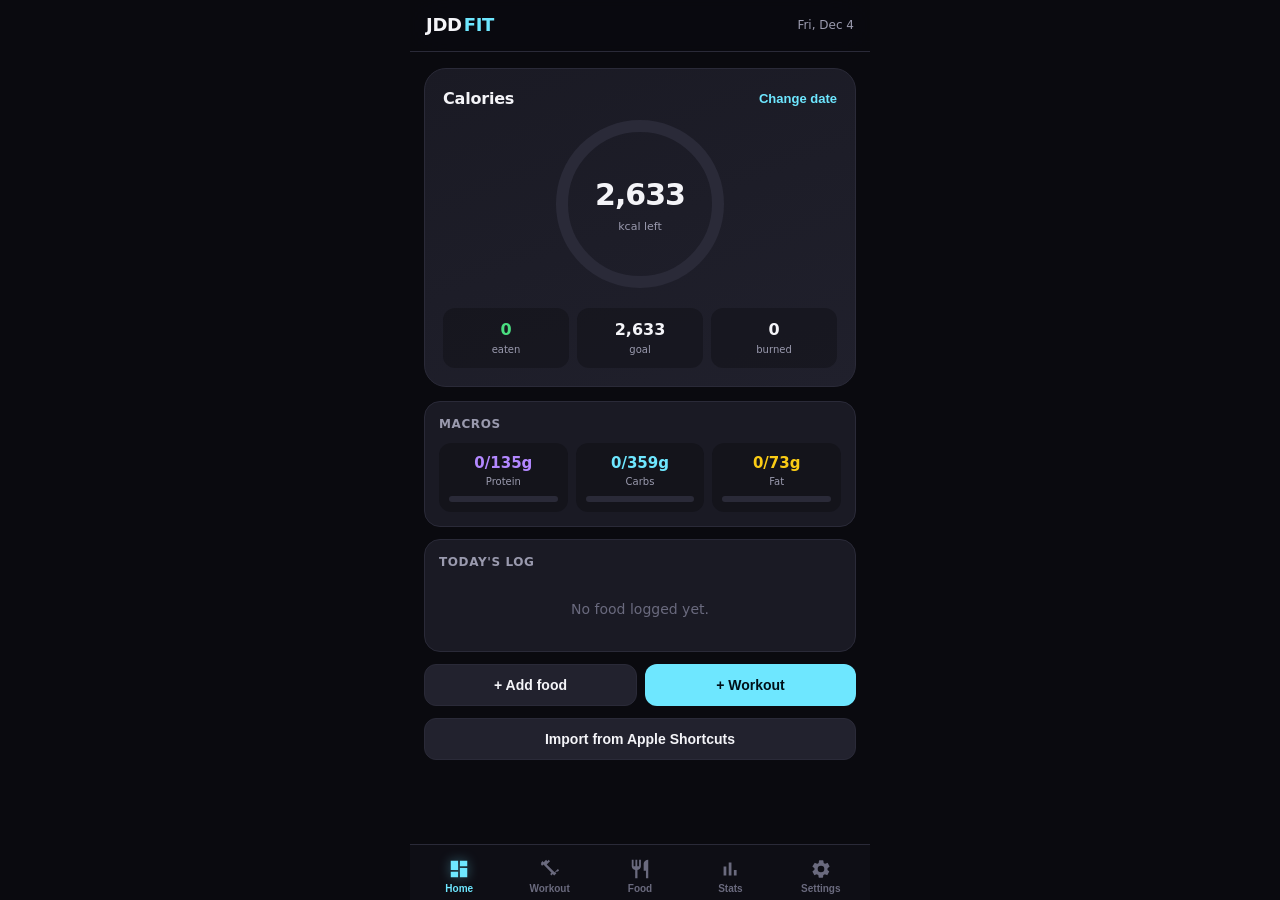
<file: subfolder/index.html>
<!DOCTYPE html>
<html lang="en">
<head>
  <meta charset="UTF-8">
  <meta name="viewport" content="width=device-width, initial-scale=1, viewport-fit=cover, maximum-scale=1, user-scalable=no">
  <meta name="apple-mobile-web-app-capable" content="yes">
  <meta name="apple-mobile-web-app-status-bar-style" content="black-translucent">
  <meta name="apple-mobile-web-app-title" content="JDD Fit">
  <meta name="theme-color" content="#0a0a0f">
  <meta name="description" content="JDD Fitness — workouts, food, calories, and Apple Health sync">
  <link rel="manifest" href="manifest.webmanifest">
  <link rel="apple-touch-icon" href="assets/icon-192.png">
  <link rel="icon" href="assets/icon-192.png">
  <link rel="stylesheet" href="css/styles.css">
  <title>JDD Fitness</title>
</head>
<body>
  <div id="app">
    <header class="app-header" id="appHeader">
      <div class="header-left">
        <span class="brand">JDD<span class="brand-accent">FIT</span></span>
      </div>
      <div class="header-right" id="dateLabel"></div>
    </header>

    <main id="view"></main>

    <nav class="tabbar" id="tabbar">
      <button class="tab" data-route="dashboard">
        <svg viewBox="0 0 24 24" width="22" height="22"><path d="M3 13h8V3H3v10zm0 8h8v-6H3v6zm10 0h8V11h-8v10zm0-18v6h8V3h-8z" fill="currentColor"/></svg>
        <span>Home</span>
      </button>
      <button class="tab" data-route="workout">
        <svg viewBox="0 0 24 24" width="22" height="22"><path d="M20.57 14.86 22 13.43 20.57 12 17 15.57 8.43 7 12 3.43 10.57 2 9.14 3.43 7.71 2 5.14 4.57 3.71 3.14 2 5.71l.71.71L2 7.14 3.43 8.57l1.43-1.43L13.57 16l-1.43 1.43L13.57 19l1.43-1.43L16.57 19 19 16.57l-1.43-1.43z" fill="currentColor"/></svg>
        <span>Workout</span>
      </button>
      <button class="tab" data-route="food">
        <svg viewBox="0 0 24 24" width="22" height="22"><path d="M11 9H9V2H7v7H5V2H3v7c0 2.12 1.66 3.84 3.75 3.97V22h2.5v-9.03C11.34 12.84 13 11.12 13 9V2h-2v7zm5-3v8h2.5v8H21V2c-2.76 0-5 2.24-5 4z" fill="currentColor"/></svg>
        <span>Food</span>
      </button>
      <button class="tab" data-route="stats">
        <svg viewBox="0 0 24 24" width="22" height="22"><path d="M5 9.2h3V19H5zM10.6 5h3v14h-3zM16.2 13h3v6h-3z" fill="currentColor"/></svg>
        <span>Stats</span>
      </button>
      <button class="tab" data-route="settings">
        <svg viewBox="0 0 24 24" width="22" height="22"><path d="M19.14 12.94c.04-.3.06-.61.06-.94 0-.32-.02-.64-.07-.94l2.03-1.58a.49.49 0 0 0 .12-.61l-1.92-3.32a.488.488 0 0 0-.59-.22l-2.26.91c-.48-.36-1-.67-1.56-.91l-.34-2.4a.488.488 0 0 0-.48-.41h-3.84a.488.488 0 0 0-.48.41l-.34 2.4c-.56.24-1.08.55-1.56.91l-2.26-.91a.488.488 0 0 0-.59.22L2.74 8.87a.49.49 0 0 0 .12.61l2.03 1.58c-.05.3-.07.62-.07.94 0 .32.02.64.07.94l-2.03 1.58a.49.49 0 0 0-.12.61l1.92 3.32c.13.22.37.29.59.22l2.26-.91c.48.36 1 .67 1.56.91l.34 2.4c.05.24.24.41.48.41h3.84c.24 0 .43-.17.48-.41l.34-2.4c.56-.24 1.08-.55 1.56-.91l2.26.91c.22.08.46.01.59-.22l1.92-3.32a.49.49 0 0 0-.12-.61l-2.03-1.58zM12 15.6A3.6 3.6 0 0 1 8.4 12 3.6 3.6 0 0 1 12 8.4a3.6 3.6 0 0 1 3.6 3.6 3.6 3.6 0 0 1-3.6 3.6z" fill="currentColor"/></svg>
        <span>Settings</span>
      </button>
    </nav>
  </div>

  <script src="js/foods.js"></script>
  <script src="js/exercises.js"></script>
  <script src="js/store.js"></script>
  <script src="js/calories.js"></script>
  <script src="js/app.js"></script>
  <script>
    if ("serviceWorker" in navigator) {
      window.addEventListener("load", () => navigator.serviceWorker.register("sw.js").catch(() => {}));
    }
  </script>
</body>
</html>
</file>
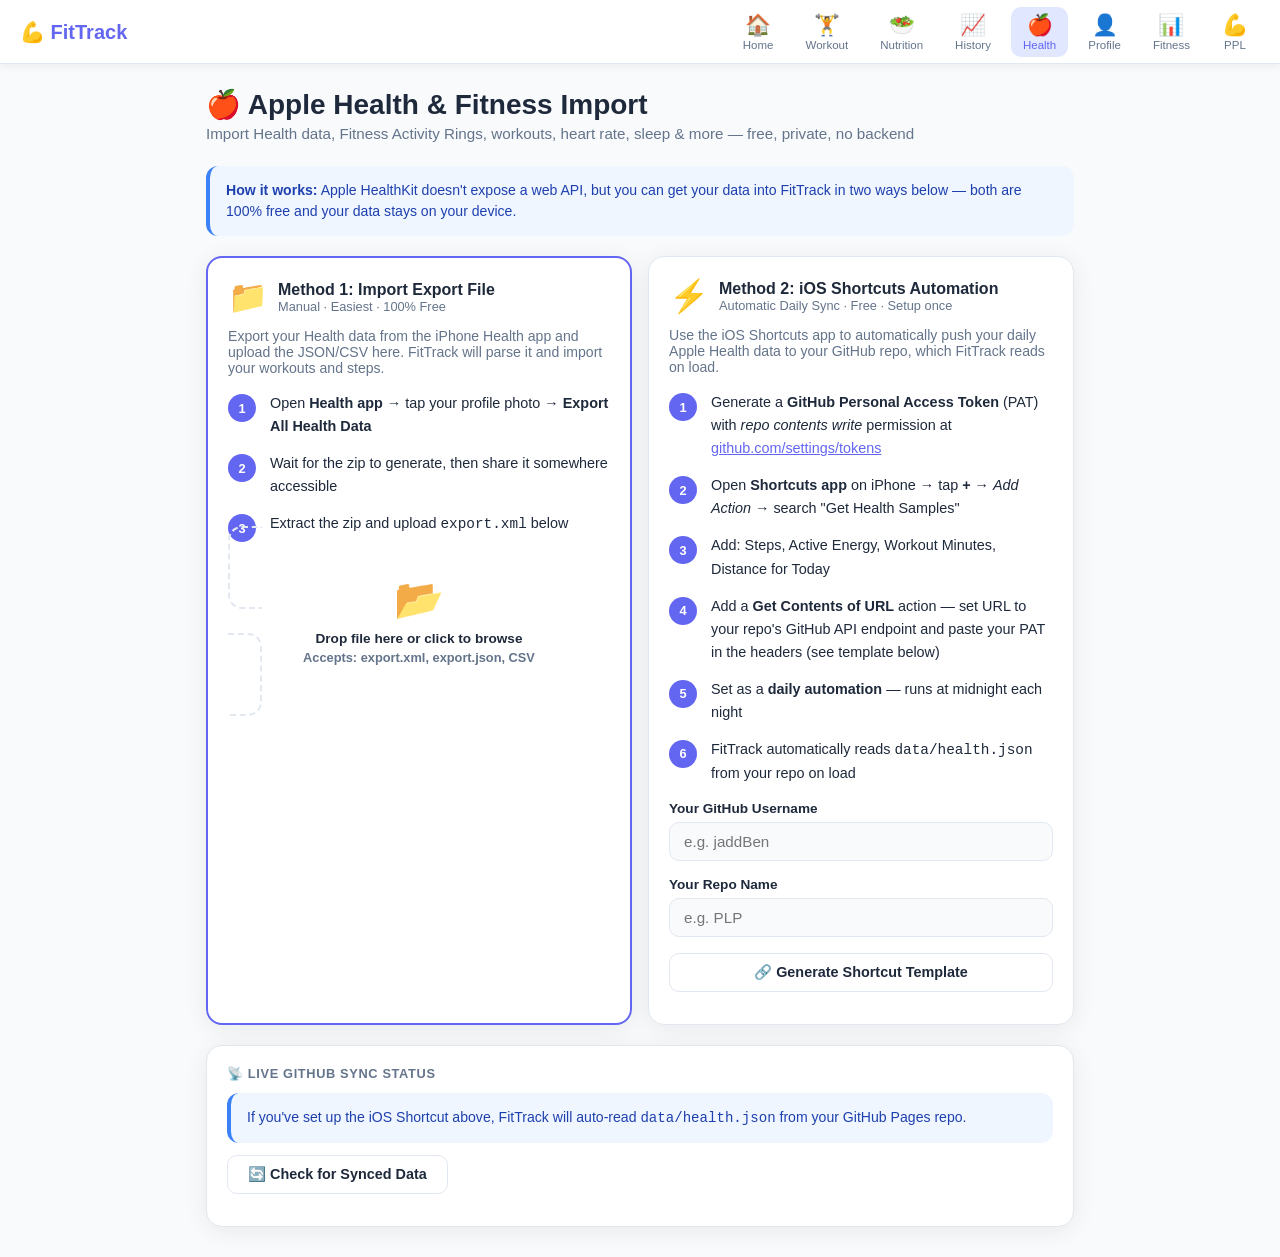
<file: apple-health.html>
<!DOCTYPE html>
<html lang="en">
<head>
  <meta charset="UTF-8"/>
  <meta name="viewport" content="width=device-width,initial-scale=1"/>
  <title>FitTrack — Apple Health</title>
  <link rel="icon" href="data:image/svg+xml,<svg xmlns='http://www.w3.org/2000/svg' viewBox='0 0 100 100'><text y='.9em' font-size='90'>💪</text></svg>"/>
  <link rel="stylesheet" href="css/app.css"/>
</head>
<body>

<nav class="top-nav">
  <a href="index.html" class="nav-brand">💪 FitTrack</a>
  <a href="index.html"        class="nav-link"><span class="icon">🏠</span><span class="label">Home</span></a>
  <a href="workouts.html"     class="nav-link"><span class="icon">🏋️</span><span class="label">Workout</span></a>
  <a href="nutrition.html"    class="nav-link"><span class="icon">🥗</span><span class="label">Nutrition</span></a>
  <a href="history.html"      class="nav-link"><span class="icon">📈</span><span class="label">History</span></a>
  <a href="apple-health.html" class="nav-link active"><span class="icon">🍎</span><span class="label">Health</span></a>
  <a href="profile.html"      class="nav-link"><span class="icon">👤</span><span class="label">Profile</span></a>
  <a href="fitness.html"      class="nav-link"><span class="icon">📊</span><span class="label">Fitness</span></a>
  <a href="PLP.html"          class="nav-link"><span class="icon">💪</span><span class="label">PPL</span></a>
</nav>

<main>
  <h1>🍎 Apple Health &amp; Fitness Import</h1>
  <p class="subtitle">Import Health data, Fitness Activity Rings, workouts, heart rate, sleep &amp; more — free, private, no backend</p>

  <div class="alert alert-info" style="margin-bottom:20px">
    <strong>How it works:</strong> Apple HealthKit doesn't expose a web API, but you can get your data into FitTrack in two ways below — both are 100% free and your data stays on your device.
  </div>

  <!-- Method Cards -->
  <div class="grid-2" style="margin-bottom:20px">
    <div class="card" style="border:2px solid var(--primary)">
      <div style="display:flex;align-items:center;gap:10px;margin-bottom:12px">
        <span style="font-size:2rem">📁</span>
        <div>
          <div class="section-title">Method 1: Import Export File</div>
          <div style="font-size:.8rem;color:var(--text-muted)">Manual · Easiest · 100% Free</div>
        </div>
      </div>
      <p style="font-size:.88rem;color:var(--text-muted);margin-bottom:16px">
        Export your Health data from the iPhone Health app and upload the JSON/CSV here. FitTrack will parse it and import your workouts and steps.
      </p>
      <ul class="steps-list" style="margin-bottom:16px">
        <li><p>Open <strong>Health app</strong> → tap your profile photo → <strong>Export All Health Data</strong></p></li>
        <li><p>Wait for the zip to generate, then share it somewhere accessible</p></li>
        <li><p>Extract the zip and upload <code>export.xml</code> below</p></li>
      </ul>

      <label class="upload-zone" id="upload-zone" for="health-file-input">
        <div class="upload-icon">📂</div>
        <div style="font-weight:700;margin-bottom:4px">Drop file here or click to browse</div>
        <div style="font-size:.8rem;color:var(--text-muted)">Accepts: export.xml, export.json, CSV</div>
      </label>
      <input type="file" id="health-file-input" accept=".xml,.json,.csv" style="display:none"/>

      <div id="import-status" style="margin-top:12px"></div>
      <div id="import-preview" style="margin-top:12px"></div>
      <button class="btn btn-primary btn-block" id="confirm-import-btn" style="display:none;margin-top:12px">✅ Import to FitTrack</button>
    </div>

    <div class="card">
      <div style="display:flex;align-items:center;gap:10px;margin-bottom:12px">
        <span style="font-size:2rem">⚡</span>
        <div>
          <div class="section-title">Method 2: iOS Shortcuts Automation</div>
          <div style="font-size:.8rem;color:var(--text-muted)">Automatic Daily Sync · Free · Setup once</div>
        </div>
      </div>
      <p style="font-size:.88rem;color:var(--text-muted);margin-bottom:16px">
        Use the iOS Shortcuts app to automatically push your daily Apple Health data to your GitHub repo, which FitTrack reads on load.
      </p>
      <ul class="steps-list" style="margin-bottom:16px">
        <li><p>Generate a <strong>GitHub Personal Access Token</strong> (PAT) with <em>repo contents write</em> permission at <a href="https://github.com/settings/tokens" target="_blank" style="color:var(--primary)">github.com/settings/tokens</a></p></li>
        <li><p>Open <strong>Shortcuts app</strong> on iPhone → tap <strong>+</strong> → <em>Add Action</em> → search "Get Health Samples"</p></li>
        <li><p>Add: Steps, Active Energy, Workout Minutes, Distance for Today</p></li>
        <li><p>Add a <strong>Get Contents of URL</strong> action — set URL to your repo's GitHub API endpoint and paste your PAT in the headers (see template below)</p></li>
        <li><p>Set as a <strong>daily automation</strong> — runs at midnight each night</p></li>
        <li><p>FitTrack automatically reads <code>data/health.json</code> from your repo on load</p></li>
      </ul>

      <!-- PAT setup -->
      <div class="form-group">
        <label>Your GitHub Username</label>
        <input type="text" id="gh-user" placeholder="e.g. jaddBen"/>
      </div>
      <div class="form-group">
        <label>Your Repo Name</label>
        <input type="text" id="gh-repo" placeholder="e.g. PLP"/>
      </div>
      <button class="btn btn-outline btn-block" id="gen-shortcut-btn">🔗 Generate Shortcut Template</button>
      <div id="shortcut-output" style="margin-top:12px"></div>
    </div>
  </div>

  <!-- Synced Health Data View -->
  <div class="card" id="health-data-card" style="display:none;margin-bottom:16px">
    <div class="card-title">📊 Loaded Health Data</div>
    <div id="health-data-view"></div>
  </div>

  <!-- data/health.json auto-reader -->
  <div class="card">
    <div class="card-title">📡 Live GitHub Sync Status</div>
    <div class="alert alert-info" style="margin-bottom:12px">
      If you've set up the iOS Shortcut above, FitTrack will auto-read <code>data/health.json</code> from your GitHub Pages repo.
    </div>
    <div id="gh-sync-status">
      <button class="btn btn-outline" id="check-sync-btn">🔄 Check for Synced Data</button>
    </div>
    <div id="gh-sync-result" style="margin-top:12px"></div>
  </div>
</main>

<div class="toast" id="toast"></div>

<script src="js/storage.js"></script>
<script src="js/calories.js"></script>
<script src="js/app.js"></script>
<script>
(function() {
  let parsedData = null;

  // ── File Upload ──────────────────────────────────────────
  const zone = document.getElementById('upload-zone');
  const input = document.getElementById('health-file-input');

  zone.addEventListener('dragover', e => { e.preventDefault(); zone.classList.add('drag'); });
  zone.addEventListener('dragleave', () => zone.classList.remove('drag'));
  zone.addEventListener('drop', e => {
    e.preventDefault(); zone.classList.remove('drag');
    const f = e.dataTransfer.files[0];
    if (f) handleFile(f);
  });
  input.addEventListener('change', e => { if (e.target.files[0]) handleFile(e.target.files[0]); });

  function handleFile(file) {
    const status = document.getElementById('import-status');
    status.innerHTML = `<div class="alert alert-info">⏳ Reading <strong>${file.name}</strong> (${(file.size/1024/1024).toFixed(1)} MB)…</div>`;
    const reader = new FileReader();
    reader.onload = e => {
      try {
        const text = e.target.result;
        if (file.name.endsWith('.json')) {
          parsedData = JSON.parse(text);
          showPreview(parsedData);
        } else if (file.name.endsWith('.xml')) {
          parsedData = parseAppleHealthXML(text);
          showPreview(parsedData);
        } else if (file.name.endsWith('.csv')) {
          parsedData = parseCSV(text);
          showPreview(parsedData);
        } else {
          status.innerHTML = '<div class="alert alert-warning">⚠️ Unsupported file type. Use export.xml, export.json, or CSV.</div>';
        }
      } catch(err) {
        status.innerHTML = `<div class="alert alert-warning">⚠️ Could not parse file: ${err.message}</div>`;
      }
    };
    reader.readAsText(file);
  }

  function parseAppleHealthXML(xml) {
    const parser = new DOMParser();
    const doc = parser.parseFromString(xml, 'text/xml');
    const records = [...doc.querySelectorAll('Record')];
    const workouts = [...doc.querySelectorAll('Workout')];

    const stepsByDate = {};
    const energyByDate = {};
    const distByDate = {};

    records.forEach(r => {
      const type  = r.getAttribute('type') || '';
      const date  = (r.getAttribute('startDate') || '').slice(0, 10);
      const value = parseFloat(r.getAttribute('value') || 0);
      if (type.includes('StepCount'))      stepsByDate[date]  = (stepsByDate[date]  || 0) + value;
      if (type.includes('ActiveEnergy'))   energyByDate[date] = (energyByDate[date] || 0) + value;
      if (type.includes('DistanceWalking'))distByDate[date]   = (distByDate[date]   || 0) + value / 1000; // m→km
    });

    const parsedWorkouts = workouts.map(w => ({
      date:         (w.getAttribute('startDate') || '').slice(0, 10),
      type:         w.getAttribute('workoutActivityType')?.replace('HKWorkoutActivityType','') || 'Unknown',
      durationMin:  Math.round(parseFloat(w.getAttribute('duration') || 0)),
      kcal:         Math.round(parseFloat(w.getAttribute('totalEnergyBurned') || 0)),
      distanceKm:   parseFloat(w.getAttribute('totalDistance') || 0) / 1000,
    }));

    return { type: 'apple_health_xml', stepsByDate, energyByDate, distByDate, workouts: parsedWorkouts };
  }

  function parseCSV(csv) {
    const lines = csv.trim().split('\n');
    const headers = lines[0].split(',').map(h => h.trim().toLowerCase().replace(/"/g,''));
    const rows = lines.slice(1).map(l => {
      const vals = l.split(',').map(v => v.trim().replace(/"/g,''));
      const obj = {};
      headers.forEach((h, i) => obj[h] = vals[i]);
      return obj;
    });
    return { type: 'csv', rows };
  }

  function showPreview(data) {
    const status = document.getElementById('import-status');
    const preview = document.getElementById('import-preview');
    if (data.type === 'apple_health_xml') {
      const wCount = data.workouts.length;
      const dCount = Object.keys(data.stepsByDate).length;
      status.innerHTML = `<div class="alert alert-success">✅ Parsed successfully!</div>`;
      preview.innerHTML = `
        <div class="grid-3">
          <div class="stat-tile"><div class="stat-label">🏋️ Workouts</div><div class="stat-value">${wCount}</div></div>
          <div class="stat-tile"><div class="stat-label">📅 Days with Steps</div><div class="stat-value">${dCount}</div></div>
          <div class="stat-tile"><div class="stat-label">⚡ Total kcal</div><div class="stat-value">${Object.values(data.energyByDate).reduce((s,v)=>s+v,0).toFixed(0)}</div></div>
        </div>
        <div style="margin-top:12px;font-size:.85rem;color:var(--text-muted)">
          Preview of last 5 workouts:<br>
          ${data.workouts.slice(-5).reverse().map(w =>
            `<strong>${w.date}</strong>: ${w.type} — ${w.durationMin} min, ${w.kcal} kcal`
          ).join('<br>')}
        </div>`;
      document.getElementById('confirm-import-btn').style.display = 'block';
    } else if (data.type === 'csv') {
      status.innerHTML = `<div class="alert alert-success">✅ CSV parsed — ${data.rows.length} rows</div>`;
      preview.innerHTML = `<div class="alert alert-info">CSV import: check your column names match (date, calories, steps, distance). Click Import to process.</div>`;
      document.getElementById('confirm-import-btn').style.display = 'block';
    } else {
      status.innerHTML = `<div class="alert alert-warning">Unknown format — try export.xml from Health app</div>`;
    }
  }

  document.getElementById('confirm-import-btn').addEventListener('click', () => {
    if (!parsedData) return;
    if (parsedData.type === 'apple_health_xml') {
      let added = 0;
      parsedData.workouts.forEach(w => {
        if (!w.date || !w.kcal) return;
        const existing = Storage.getArray('workouts');
        const dupe = existing.find(x => x.date === w.date && x.caloriesBurned === w.kcal && x.source === 'apple_health');
        if (dupe) return;
        Storage.appendToArray('workouts', {
          id: App.uuid(),
          type: 'activity',
          activity: w.type.toLowerCase().includes('run') ? 'running' : w.type.toLowerCase().includes('walk') ? 'walking' : 'custom',
          activityLabel: w.type,
          duration: w.durationMin,
          distanceKm: w.distanceKm || 0,
          caloriesBurned: w.kcal,
          date: w.date,
          source: 'apple_health',
          createdAt: new Date().toISOString(),
        });
        added++;
      });
      App.showToast(`✅ Imported ${added} workouts from Apple Health`);
      document.getElementById('health-data-card').style.display = 'block';
      Storage.set('apple_health_cache', parsedData);
      renderHealthData();
    }
  });

  function renderHealthData() {
    const data = Storage.get('apple_health_cache');
    if (!data) return;
    document.getElementById('health-data-card').style.display = 'block';
    if (data.type === 'apple_health_xml') {
      const totalSteps = Object.values(data.stepsByDate).reduce((s,v)=>s+v,0);
      const totalDist  = Object.values(data.distByDate).reduce((s,v)=>s+v,0);
      document.getElementById('health-data-view').innerHTML = `
        <div class="grid-3">
          <div class="stat-tile"><div class="stat-label">👟 Total Steps</div><div class="stat-value">${Math.round(totalSteps).toLocaleString()}</div></div>
          <div class="stat-tile"><div class="stat-label">🏃 Distance</div><div class="stat-value">${totalDist.toFixed(1)} km</div></div>
          <div class="stat-tile"><div class="stat-label">🏋️ Workouts</div><div class="stat-value">${data.workouts.length}</div></div>
        </div>`;
    }
  }

  // ── Shortcut Generator ───────────────────────────────────
  document.getElementById('gen-shortcut-btn').addEventListener('click', () => {
    const user = document.getElementById('gh-user').value.trim();
    const repo = document.getElementById('gh-repo').value.trim();
    if (!user || !repo) { App.showToast('Enter your GitHub username and repo name', 'error'); return; }
    const apiUrl = `https://api.github.com/repos/${user}/${repo}/contents/data/health.json`;
    document.getElementById('shortcut-output').innerHTML = `
      <div class="card" style="font-size:.85rem">
        <div class="card-title">📋 iOS Shortcut Setup</div>
        <p style="margin-bottom:12px">Create a new Shortcut on your iPhone with these steps:</p>
        <ul class="steps-list">
          <li><p><strong>Get Health Samples:</strong> Type = Steps, Date Range = Today</p></li>
          <li><p><strong>Get Health Samples:</strong> Type = Active Energy Burned, Date Range = Today</p></li>
          <li><p><strong>Get Health Samples:</strong> Type = Walking + Running Distance, Date Range = Today</p></li>
          <li><p><strong>Get Health Samples:</strong> Type = Exercise Minutes, Date Range = Today</p></li>
          <li><p><strong>Text action:</strong> Build JSON manually or use Dictionary action with keys: <code>date, steps, activeEnergy, distance, exerciseMinutes</code></p></li>
          <li><p><strong>Get Contents of URL:</strong><br>
            URL: <code style="word-break:break-all">${apiUrl}</code><br>
            Method: <code>PUT</code><br>
            Headers: <code>Authorization: Bearer YOUR_PAT_HERE</code> and <code>Content-Type: application/json</code><br>
            Body: JSON with <code>message</code>, <code>content</code> (base64 of your JSON), <code>sha</code> (from GET first)
          </p></li>
          <li><p>Set the Shortcut as a <strong>Personal Automation</strong> → Time of Day → Every night at 11:55 PM</p></li>
        </ul>
        <div class="alert alert-warning" style="margin-top:12px">
          ⚠️ Never share your GitHub PAT. Set it to expire and use minimal scope (only <em>Contents: Read & Write</em> for this repo).
        </div>
        <p style="margin-top:8px;color:var(--text-muted)">API endpoint: <code style="word-break:break-all">${apiUrl}</code></p>
      </div>`;
  });

  // ── Auto-read health.json from same origin ────────────────
  document.getElementById('check-sync-btn').addEventListener('click', async () => {
    const el = document.getElementById('gh-sync-result');
    el.innerHTML = '<p style="color:var(--text-muted)">⏳ Checking for health.json…</p>';
    try {
      const res = await fetch('./data/health.json?t=' + Date.now());
      if (!res.ok) throw new Error('Not found');
      const data = await res.json();
      Storage.set('health_json_sync', data);
      el.innerHTML = `<div class="alert alert-success">✅ Found synced health data!<br>
        <strong>Date:</strong> ${data.date || 'unknown'}<br>
        <strong>Steps:</strong> ${data.steps || 'N/A'}<br>
        <strong>Active Energy:</strong> ${data.activeEnergy || 'N/A'} kcal<br>
        <strong>Distance:</strong> ${data.distance || 'N/A'} km<br>
        <strong>Exercise:</strong> ${data.exerciseMinutes || 'N/A'} min
      </div>`;
      // Auto-add to workout log if energy > 0
      if (data.activeEnergy && data.date) {
        const existing = Storage.getArray('workouts').find(w => w.date === data.date && w.source === 'health_json');
        if (!existing) {
          Storage.appendToArray('workouts', {
            id: App.uuid(), type: 'activity', activity: 'custom',
            activityLabel: '🍎 Apple Health (auto-sync)',
            duration: data.exerciseMinutes || 0,
            distanceKm: parseFloat(data.distance) || 0,
            caloriesBurned: Math.round(parseFloat(data.activeEnergy) || 0),
            date: data.date, source: 'health_json', createdAt: new Date().toISOString(),
          });
          el.innerHTML += `<div class="alert alert-info" style="margin-top:8px">✅ Auto-imported today's Apple Health workout</div>`;
        }
      }
    } catch {
      el.innerHTML = `<div class="alert alert-warning">
        📭 No <code>data/health.json</code> found yet.<br>
        Set up the iOS Shortcut above to push your data daily.
      </div>`;
    }
  });

  // Show cached health data if exists
  renderHealthData();
})();
</script>
</body>
</html>
</file>
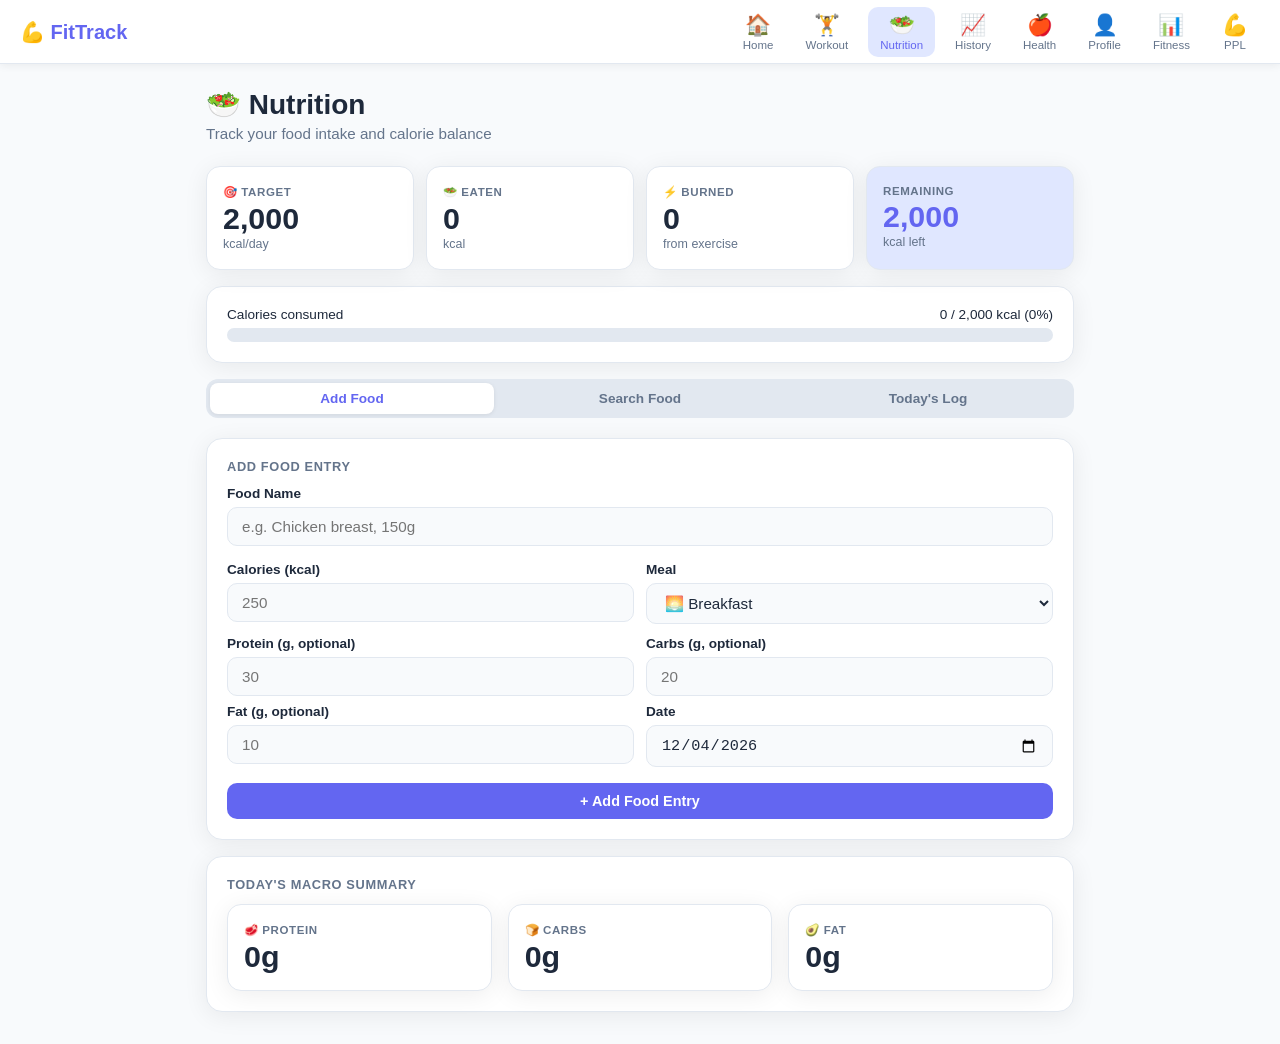
<file: nutrition.html>
<!DOCTYPE html>
<html lang="en">
<head>
  <meta charset="UTF-8"/>
  <meta name="viewport" content="width=device-width,initial-scale=1"/>
  <title>FitTrack — Nutrition</title>
  <link rel="icon" href="data:image/svg+xml,<svg xmlns='http://www.w3.org/2000/svg' viewBox='0 0 100 100'><text y='.9em' font-size='90'>💪</text></svg>"/>
  <link rel="stylesheet" href="css/app.css"/>
</head>
<body>

<nav class="top-nav">
  <a href="index.html" class="nav-brand">💪 FitTrack</a>
  <a href="index.html"        class="nav-link"><span class="icon">🏠</span><span class="label">Home</span></a>
  <a href="workouts.html"     class="nav-link"><span class="icon">🏋️</span><span class="label">Workout</span></a>
  <a href="nutrition.html"    class="nav-link active"><span class="icon">🥗</span><span class="label">Nutrition</span></a>
  <a href="history.html"      class="nav-link"><span class="icon">📈</span><span class="label">History</span></a>
  <a href="apple-health.html" class="nav-link"><span class="icon">🍎</span><span class="label">Health</span></a>
  <a href="profile.html"      class="nav-link"><span class="icon">👤</span><span class="label">Profile</span></a>
  <a href="fitness.html"      class="nav-link"><span class="icon">📊</span><span class="label">Fitness</span></a>
  <a href="PLP.html"          class="nav-link"><span class="icon">💪</span><span class="label">PPL</span></a>
</nav>

<main>
  <h1>🥗 Nutrition</h1>
  <p class="subtitle">Track your food intake and calorie balance</p>

  <!-- Today's balance summary -->
  <div class="grid-4" style="margin-bottom:16px">
    <div class="stat-tile">
      <div class="stat-label">🎯 Target</div>
      <div class="stat-value" id="nt-target">—</div>
      <div class="stat-sub">kcal/day</div>
    </div>
    <div class="stat-tile">
      <div class="stat-label">🥗 Eaten</div>
      <div class="stat-value" id="nt-consumed">0</div>
      <div class="stat-sub">kcal</div>
    </div>
    <div class="stat-tile">
      <div class="stat-label">⚡ Burned</div>
      <div class="stat-value" id="nt-burned">0</div>
      <div class="stat-sub">from exercise</div>
    </div>
    <div class="stat-tile" id="nt-balance-tile" style="background:var(--primary-light)">
      <div class="stat-label" id="nt-balance-label">Remaining</div>
      <div class="stat-value" id="nt-balance" style="color:var(--primary)">—</div>
      <div class="stat-sub" id="nt-balance-sub">kcal</div>
    </div>
  </div>

  <!-- Progress -->
  <div class="card" style="margin-bottom:16px">
    <div style="display:flex;justify-content:space-between;font-size:.85rem;margin-bottom:6px">
      <span>Calories consumed</span>
      <span id="nt-prog-label"></span>
    </div>
    <div class="progress-bar-wrap" style="height:14px">
      <div class="progress-bar bar-purple" id="nt-prog-bar" style="width:0%"></div>
    </div>
  </div>

  <div class="tabs">
    <button class="tab-btn active" data-tab="add">Add Food</button>
    <button class="tab-btn" data-tab="search">Search Food</button>
    <button class="tab-btn" data-tab="log">Today's Log</button>
  </div>

  <!-- Tab: Add Food Manually -->
  <div class="tab-panel active" id="tab-add">
    <div class="card">
      <div class="card-title">Add Food Entry</div>
      <div class="form-group">
        <label>Food Name</label>
        <input type="text" id="food-name" placeholder="e.g. Chicken breast, 150g"/>
      </div>
      <div class="form-row">
        <div class="form-group" style="margin-bottom:0">
          <label>Calories (kcal)</label>
          <input type="number" id="food-kcal" min="0" placeholder="250"/>
        </div>
        <div class="form-group" style="margin-bottom:0">
          <label>Meal</label>
          <select id="food-meal">
            <option value="breakfast">🌅 Breakfast</option>
            <option value="lunch">☀️ Lunch</option>
            <option value="dinner">🌙 Dinner</option>
            <option value="snack">🍎 Snack</option>
          </select>
        </div>
      </div>
      <div style="height:12px"></div>
      <div class="form-row">
        <div class="form-group" style="margin-bottom:0">
          <label>Protein (g, optional)</label>
          <input type="number" id="food-protein" min="0" placeholder="30"/>
        </div>
        <div class="form-group" style="margin-bottom:0">
          <label>Carbs (g, optional)</label>
          <input type="number" id="food-carbs" min="0" placeholder="20"/>
        </div>
      </div>
      <div style="height:8px"></div>
      <div class="form-row">
        <div class="form-group" style="margin-bottom:0">
          <label>Fat (g, optional)</label>
          <input type="number" id="food-fat" min="0" placeholder="10"/>
        </div>
        <div class="form-group" style="margin-bottom:0">
          <label>Date</label>
          <input type="date" id="food-date"/>
        </div>
      </div>
      <div style="height:16px"></div>
      <button class="btn btn-primary btn-block" id="add-food-btn">+ Add Food Entry</button>
    </div>

    <!-- Quick macros summary -->
    <div class="card" style="margin-top:16px">
      <div class="card-title">Today's Macro Summary</div>
      <div class="grid-3" id="macro-summary">
        <div class="stat-tile"><div class="stat-label">🥩 Protein</div><div class="stat-value" id="m-protein">0g</div></div>
        <div class="stat-tile"><div class="stat-label">🍞 Carbs</div><div class="stat-value" id="m-carbs">0g</div></div>
        <div class="stat-tile"><div class="stat-label">🥑 Fat</div><div class="stat-value" id="m-fat">0g</div></div>
      </div>
    </div>
  </div>

  <!-- Tab: Food Search (Open Food Facts) -->
  <div class="tab-panel" id="tab-search">
    <div class="card">
      <div class="card-title">🔍 Search Food Database (Open Food Facts)</div>
      <div class="alert alert-info" style="margin-bottom:12px">
        Powered by the free <strong>Open Food Facts</strong> API. Search by product name or barcode.
      </div>
      <div style="display:flex;gap:8px;margin-bottom:12px">
        <input type="text" id="search-input" placeholder="e.g. Greek yogurt, banana, Nutella" style="flex:1"/>
        <button class="btn btn-primary" id="search-btn">🔍 Search</button>
      </div>
      <div id="search-results"></div>
    </div>
  </div>

  <!-- Tab: Today's Log -->
  <div class="tab-panel" id="tab-log">
    <div class="card">
      <div class="section-header">
        <div class="section-title">Food Log</div>
        <input type="date" id="log-filter-date" style="width:auto;padding:6px 10px;font-size:.85rem"/>
      </div>
      <div id="nutrition-log-list" class="log-list"></div>
    </div>
  </div>
</main>

<div class="toast" id="toast"></div>

<script src="js/storage.js"></script>
<script src="js/calories.js"></script>
<script src="js/app.js"></script>
<script>
(function() {
  // Tabs
  document.querySelectorAll('.tab-btn').forEach(btn => {
    btn.addEventListener('click', () => {
      document.querySelectorAll('.tab-btn').forEach(b => b.classList.remove('active'));
      document.querySelectorAll('.tab-panel').forEach(p => p.classList.remove('active'));
      btn.classList.add('active');
      document.getElementById('tab-' + btn.dataset.tab).classList.add('active');
      if (btn.dataset.tab === 'log') renderLog();
    });
  });

  document.getElementById('food-date').value = App.today();
  document.getElementById('log-filter-date').value = App.today();

  function renderSummary() {
    const tdee   = App.getTodayTDEE();
    const burned = App.getTodayBurned();
    const consumed = App.getTodayNutrition().reduce((s, n) => s + (n.calories || 0), 0);
    const target  = tdee + burned;
    const remaining = target - consumed;

    document.getElementById('nt-target').textContent   = tdee.toLocaleString();
    document.getElementById('nt-consumed').textContent = consumed.toLocaleString();
    document.getElementById('nt-burned').textContent   = burned.toLocaleString();
    document.getElementById('nt-balance').textContent  = Math.abs(remaining).toLocaleString();
    document.getElementById('nt-balance-label').textContent = remaining >= 0 ? 'Remaining' : 'Over Budget';
    document.getElementById('nt-balance-sub').textContent   = remaining >= 0 ? 'kcal left' : 'kcal over';
    document.getElementById('nt-balance-tile').style.background = remaining >= 0 ? 'var(--primary-light)' : '#fff7ed';
    document.getElementById('nt-balance').style.color = remaining >= 0 ? 'var(--primary)' : 'var(--warning)';

    const pct = Math.min(Math.round(consumed / target * 100), 100);
    document.getElementById('nt-prog-bar').style.width = pct + '%';
    document.getElementById('nt-prog-bar').className = 'progress-bar ' + (pct > 100 ? 'bar-red' : pct > 85 ? 'bar-orange' : 'bar-purple');
    document.getElementById('nt-prog-label').textContent = `${consumed.toLocaleString()} / ${target.toLocaleString()} kcal (${pct}%)`;

    // Macros
    const ns = App.getTodayNutrition();
    const p = ns.reduce((s, n) => s + (n.protein || 0), 0);
    const c = ns.reduce((s, n) => s + (n.carbs || 0), 0);
    const f = ns.reduce((s, n) => s + (n.fat || 0), 0);
    document.getElementById('m-protein').textContent = Math.round(p) + 'g';
    document.getElementById('m-carbs').textContent   = Math.round(c) + 'g';
    document.getElementById('m-fat').textContent     = Math.round(f) + 'g';
  }

  // Add food
  document.getElementById('add-food-btn').addEventListener('click', () => {
    const name  = document.getElementById('food-name').value.trim();
    const kcal  = parseFloat(document.getElementById('food-kcal').value);
    const meal  = document.getElementById('food-meal').value;
    const date  = document.getElementById('food-date').value || App.today();
    if (!name || !kcal) { App.showToast('Enter food name and calories', 'error'); return; }
    const entry = {
      id: App.uuid(),
      name, meal, calories: kcal, date,
      protein: parseFloat(document.getElementById('food-protein').value) || 0,
      carbs:   parseFloat(document.getElementById('food-carbs').value)   || 0,
      fat:     parseFloat(document.getElementById('food-fat').value)     || 0,
      createdAt: new Date().toISOString(),
    };
    Storage.appendToArray('nutrition', entry);
    App.showToast(`✅ Added ${name} (${kcal} kcal)`);
    ['food-name','food-kcal','food-protein','food-carbs','food-fat'].forEach(id => document.getElementById(id).value = '');
    renderSummary();
  });

  // Log
  function renderLog() {
    const date = document.getElementById('log-filter-date').value || App.today();
    const ns = Storage.getArray('nutrition').filter(n => n.date === date).reverse();
    const mealIcons = { breakfast:'🌅', lunch:'☀️', dinner:'🌙', snack:'🍎' };
    const el = document.getElementById('nutrition-log-list');
    el.innerHTML = ns.length ? ns.map(n => `
      <div class="log-item">
        <div class="log-icon">${mealIcons[n.meal] || '🍽️'}</div>
        <div class="log-info">
          <div class="log-name">${n.name}</div>
          <div class="log-meta">${n.meal}${n.protein ? ' · P:'+Math.round(n.protein)+'g' : ''}${n.carbs ? ' C:'+Math.round(n.carbs)+'g' : ''}${n.fat ? ' F:'+Math.round(n.fat)+'g' : ''}</div>
        </div>
        <div class="log-kcal">${(n.calories||0).toLocaleString()} kcal</div>
        <button class="log-del" onclick="delFood('${n.id}')">✕</button>
      </div>`).join('')
      : '<div class="empty-state"><div class="empty-icon">🥦</div><p>No food logged for this day</p></div>';
  }
  window.delFood = function(id) {
    Storage.deleteArrayItem('nutrition', id); renderLog(); renderSummary(); App.showToast('Deleted');
  };
  document.getElementById('log-filter-date').addEventListener('change', renderLog);

  // Food search (Open Food Facts)
  document.getElementById('search-btn').addEventListener('click', async () => {
    const q = document.getElementById('search-input').value.trim();
    if (!q) return;
    const el = document.getElementById('search-results');
    el.innerHTML = '<p style="color:var(--text-muted);font-size:.88rem">🔍 Searching…</p>';
    try {
      const res = await fetch(`https://world.openfoodfacts.org/cgi/search.pl?search_terms=${encodeURIComponent(q)}&search_simple=1&action=process&json=1&page_size=10&fields=product_name,nutriments,brands`);
      const data = await res.json();
      const products = (data.products || []).filter(p => p.product_name && p.nutriments?.['energy-kcal_100g']);
      if (!products.length) { el.innerHTML = '<div class="empty-state"><div class="empty-icon">😕</div><p>No results found</p></div>'; return; }
      el.innerHTML = products.map((p, i) => {
        const kcal100 = Math.round(p.nutriments['energy-kcal_100g'] || 0);
        const prot100 = Math.round(p.nutriments['proteins_100g'] || 0);
        const carb100 = Math.round(p.nutriments['carbohydrates_100g'] || 0);
        const fat100  = Math.round(p.nutriments['fat_100g'] || 0);
        return `<div class="log-item" style="flex-wrap:wrap;gap:6px">
          <div class="log-icon">🔎</div>
          <div class="log-info">
            <div class="log-name">${p.product_name}</div>
            <div class="log-meta">${p.brands || ''} · per 100g: P:${prot100}g C:${carb100}g F:${fat100}g</div>
          </div>
          <div style="display:flex;align-items:center;gap:8px">
            <input type="number" value="100" min="1" max="2000" style="width:70px;padding:4px 8px;font-size:.85rem" id="sr-qty-${i}"/>
            <span style="font-size:.8rem;color:var(--text-muted)">g</span>
            <span class="log-kcal">${kcal100} kcal/100g</span>
            <button class="btn btn-sm btn-primary" onclick="addFromSearch(${i},${JSON.stringify(p.product_name).replace(/'/g,"&#39;")},${kcal100},${prot100},${carb100},${fat100})">+ Add</button>
          </div>
        </div>`;
      }).join('');
    } catch(e) {
      el.innerHTML = '<div class="alert alert-warning">⚠️ Could not reach Open Food Facts. Check your internet connection or add manually.</div>';
    }
  });

  window.addFromSearch = function(i, name, kcal100, prot100, carb100, fat100) {
    const qty = parseFloat(document.getElementById('sr-qty-' + i).value) || 100;
    const mult = qty / 100;
    const entry = {
      id: App.uuid(),
      name: `${name} (${qty}g)`,
      calories: Math.round(kcal100 * mult),
      protein: Math.round(prot100 * mult),
      carbs:   Math.round(carb100 * mult),
      fat:     Math.round(fat100 * mult),
      meal: document.getElementById('food-meal')?.value || 'snack',
      date: App.today(),
      createdAt: new Date().toISOString(),
    };
    Storage.appendToArray('nutrition', entry);
    App.showToast(`✅ Added ${entry.name} (${entry.calories} kcal)`);
    renderSummary();
  };

  document.getElementById('search-input').addEventListener('keydown', e => { if (e.key === 'Enter') document.getElementById('search-btn').click(); });

  renderSummary();
})();
</script>
</body>
</html>
</file>
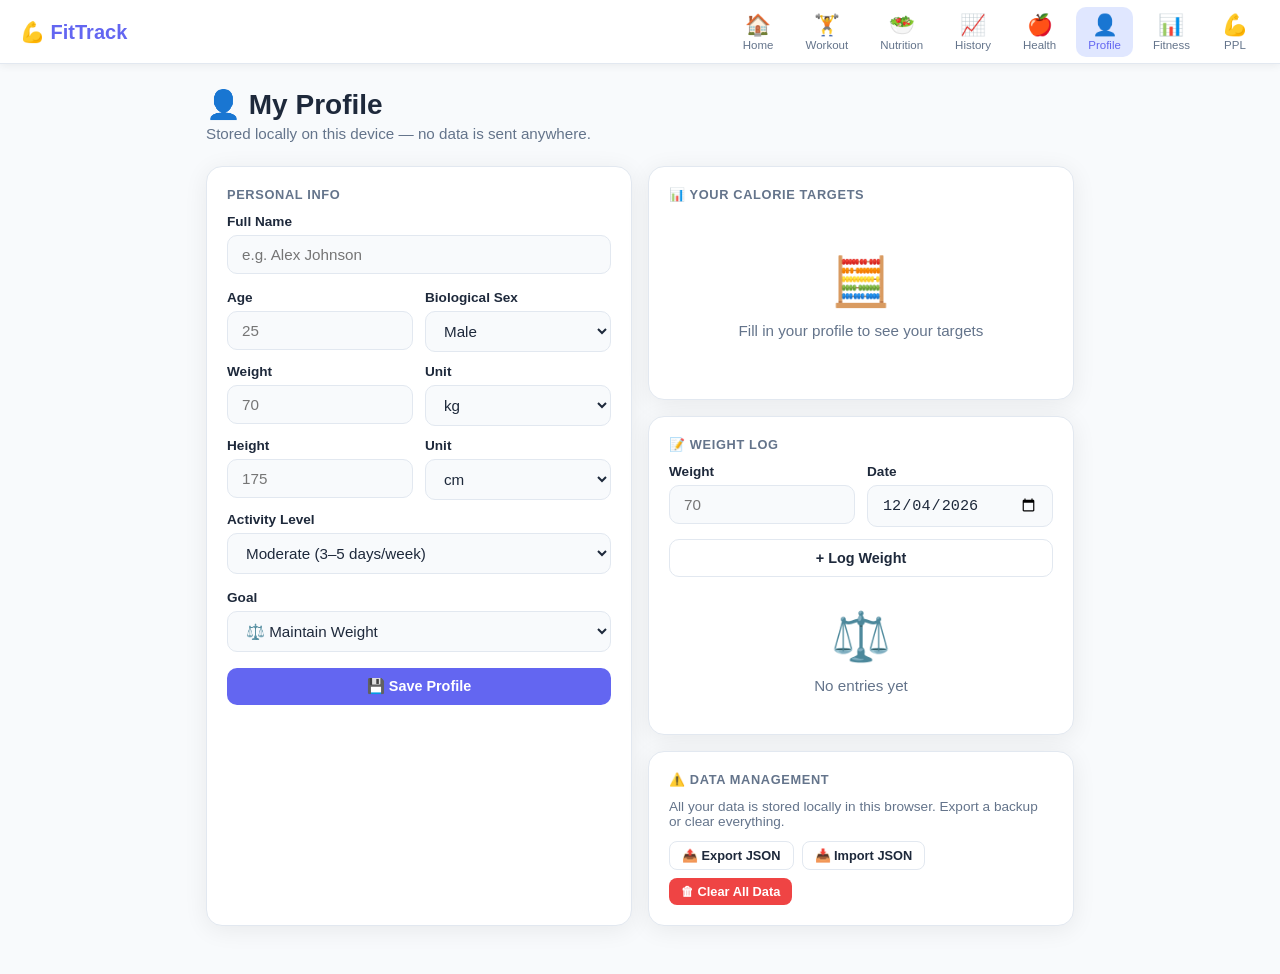
<file: profile.html>
<!DOCTYPE html>
<html lang="en">
<head>
  <meta charset="UTF-8"/>
  <meta name="viewport" content="width=device-width,initial-scale=1"/>
  <title>FitTrack — Profile</title>
  <link rel="icon" href="data:image/svg+xml,<svg xmlns='http://www.w3.org/2000/svg' viewBox='0 0 100 100'><text y='.9em' font-size='90'>💪</text></svg>"/>
  <link rel="stylesheet" href="css/app.css"/>
</head>
<body>

<nav class="top-nav">
  <a href="index.html" class="nav-brand">💪 FitTrack</a>
  <a href="index.html"        class="nav-link"><span class="icon">🏠</span><span class="label">Home</span></a>
  <a href="workouts.html"     class="nav-link"><span class="icon">🏋️</span><span class="label">Workout</span></a>
  <a href="nutrition.html"    class="nav-link"><span class="icon">🥗</span><span class="label">Nutrition</span></a>
  <a href="history.html"      class="nav-link"><span class="icon">📈</span><span class="label">History</span></a>
  <a href="apple-health.html" class="nav-link"><span class="icon">🍎</span><span class="label">Health</span></a>
  <a href="profile.html"      class="nav-link active"><span class="icon">👤</span><span class="label">Profile</span></a>
  <a href="fitness.html"      class="nav-link"><span class="icon">📊</span><span class="label">Fitness</span></a>
  <a href="PLP.html"          class="nav-link"><span class="icon">💪</span><span class="label">PPL</span></a>
</nav>

<main>
  <h1>👤 My Profile</h1>
  <p class="subtitle">Stored locally on this device — no data is sent anywhere.</p>

  <div class="grid-2" style="margin-bottom:16px">
    <div class="card">
      <div class="card-title">Personal Info</div>
      <form id="profile-form">
        <div class="form-group">
          <label>Full Name</label>
          <input type="text" id="f-name" placeholder="e.g. Alex Johnson" autocomplete="name"/>
        </div>
        <div class="form-row">
          <div class="form-group" style="margin-bottom:0">
            <label>Age</label>
            <input type="number" id="f-age" min="10" max="120" placeholder="25"/>
          </div>
          <div class="form-group" style="margin-bottom:0">
            <label>Biological Sex</label>
            <select id="f-sex">
              <option value="male">Male</option>
              <option value="female">Female</option>
            </select>
          </div>
        </div>
        <div style="height:12px"></div>
        <div class="form-row">
          <div class="form-group" style="margin-bottom:0">
            <label>Weight</label>
            <input type="number" id="f-weight" step="0.1" placeholder="70"/>
          </div>
          <div class="form-group" style="margin-bottom:0">
            <label>Unit</label>
            <select id="f-weight-unit">
              <option value="kg">kg</option>
              <option value="lbs">lbs</option>
            </select>
          </div>
        </div>
        <div style="height:12px"></div>
        <div class="form-row">
          <div class="form-group" style="margin-bottom:0">
            <label>Height</label>
            <input type="number" id="f-height" step="0.1" placeholder="175"/>
          </div>
          <div class="form-group" style="margin-bottom:0">
            <label>Unit</label>
            <select id="f-height-unit">
              <option value="cm">cm</option>
              <option value="in">in</option>
            </select>
          </div>
        </div>
        <div style="height:12px"></div>
        <div class="form-group">
          <label>Activity Level</label>
          <select id="f-activity">
            <option value="sedentary">Sedentary (desk job, little exercise)</option>
            <option value="light">Light (1–3 days/week)</option>
            <option value="moderate" selected>Moderate (3–5 days/week)</option>
            <option value="active">Active (6–7 days/week)</option>
            <option value="very_active">Very Active (physical job + training)</option>
          </select>
        </div>
        <div class="form-group">
          <label>Goal</label>
          <select id="f-goal">
            <option value="lose">🏃 Lose Weight (calorie deficit)</option>
            <option value="maintain" selected>⚖️ Maintain Weight</option>
            <option value="gain">💪 Gain Muscle (calorie surplus)</option>
          </select>
        </div>
        <button type="submit" class="btn btn-primary btn-block">💾 Save Profile</button>
      </form>
    </div>

    <!-- TDEE Card -->
    <div style="display:flex;flex-direction:column;gap:16px">
      <div class="card">
        <div class="card-title">📊 Your Calorie Targets</div>
        <div id="tdee-output" class="empty-state">
          <div class="empty-icon">🧮</div>
          <p>Fill in your profile to see your targets</p>
        </div>
      </div>

      <div class="card">
        <div class="card-title">📝 Weight Log</div>
        <div class="form-row" style="margin-bottom:12px">
          <div class="form-group" style="margin-bottom:0">
            <label>Weight</label>
            <input type="number" id="wl-weight" step="0.1" placeholder="70"/>
          </div>
          <div class="form-group" style="margin-bottom:0">
            <label>Date</label>
            <input type="date" id="wl-date"/>
          </div>
        </div>
        <button class="btn btn-outline btn-block" id="wl-add-btn" style="margin-bottom:12px">+ Log Weight</button>
        <div id="wl-list" class="log-list" style="max-height:160px;overflow-y:auto"></div>
      </div>

      <div class="card">
        <div class="card-title">⚠️ Data Management</div>
        <p style="font-size:.85rem;color:var(--text-muted);margin-bottom:12px">
          All your data is stored locally in this browser. Export a backup or clear everything.
        </p>
        <div style="display:flex;gap:8px;flex-wrap:wrap">
          <button class="btn btn-outline btn-sm" id="export-btn">📤 Export JSON</button>
          <button class="btn btn-outline btn-sm" id="import-btn">📥 Import JSON</button>
          <input type="file" id="import-file" accept=".json" style="display:none"/>
          <button class="btn btn-danger btn-sm" id="clear-btn">🗑 Clear All Data</button>
        </div>
      </div>
    </div>
  </div>
</main>

<div class="toast" id="toast"></div>

<script src="js/storage.js"></script>
<script src="js/calories.js"></script>
<script src="js/app.js"></script>
<script>
(function() {
  // Load saved profile
  const saved = Storage.get('profile');
  if (saved) {
    ['name','age','weight','height'].forEach(f => {
      const el = document.getElementById('f-' + f);
      if (el && saved[f]) el.value = saved[f];
    });
    ['sex','activity','goal','weight-unit','height-unit'].forEach(f => {
      const el = document.getElementById('f-' + f);
      const key = f.replace('-unit', 'Unit').replace(/-([a-z])/g, (_,c) => c.toUpperCase());
      if (el && saved[f] || el && saved[key]) el.value = saved[f] || saved[key] || '';
    });
    renderTDEE(saved);
  }
  document.getElementById('wl-date').value = App.today();

  // Profile form
  document.getElementById('profile-form').addEventListener('submit', e => {
    e.preventDefault();
    const profile = {
      name:       document.getElementById('f-name').value.trim(),
      age:        parseInt(document.getElementById('f-age').value),
      sex:        document.getElementById('f-sex').value,
      weight:     parseFloat(document.getElementById('f-weight').value),
      weightUnit: document.getElementById('f-weight-unit').value,
      height:     parseFloat(document.getElementById('f-height').value),
      heightUnit: document.getElementById('f-height-unit').value,
      activity:   document.getElementById('f-activity').value,
      goal:       document.getElementById('f-goal').value,
      updatedAt:  new Date().toISOString(),
    };
    if (!profile.weight || !profile.height || !profile.age) {
      App.showToast('Please fill in weight, height, and age', 'error'); return;
    }
    Storage.set('profile', profile);
    renderTDEE(profile);
    App.showToast('Profile saved ✅');
  });

  function renderTDEE(p) {
    const weightKg = p.weight * (p.weightUnit === 'lbs' ? 0.453592 : 1);
    const heightCm = p.height * (p.heightUnit === 'in' ? 2.54 : 1);
    const bmrVal  = CalorieEngine.bmr({ weight: weightKg, height: heightCm, age: p.age, sex: p.sex });
    const tdeeVal = CalorieEngine.tdee({ weight: weightKg, height: heightCm, age: p.age, sex: p.sex, activity: p.activity });
    const goalMap = { lose: { label: 'Lose Weight', adj: -500 }, maintain: { label: 'Maintain', adj: 0 }, gain: { label: 'Gain Muscle', adj: 300 } };
    const g = goalMap[p.goal] || goalMap.maintain;
    const target = tdeeVal + g.adj;

    document.getElementById('tdee-output').innerHTML = `
      <div style="display:flex;flex-direction:column;gap:10px">
        <div class="stat-tile">
          <div class="stat-label">🧬 BMR (Base Metabolic Rate)</div>
          <div class="stat-value">${Math.round(bmrVal).toLocaleString()} <span style="font-size:1rem">kcal</span></div>
          <div class="stat-sub">Calories at complete rest</div>
        </div>
        <div class="stat-tile">
          <div class="stat-label">🔥 TDEE (Total Daily Energy)</div>
          <div class="stat-value">${tdeeVal.toLocaleString()} <span style="font-size:1rem">kcal</span></div>
          <div class="stat-sub">Maintenance calories with activity</div>
        </div>
        <div class="stat-tile" style="background:var(--primary-light)">
          <div class="stat-label">🎯 Goal Target — ${g.label}</div>
          <div class="stat-value" style="color:var(--primary)">${target.toLocaleString()} <span style="font-size:1rem">kcal/day</span></div>
          <div class="stat-sub">${g.adj > 0 ? '+'+g.adj : g.adj} kcal adjustment from TDEE</div>
        </div>
        <div style="font-size:.8rem;color:var(--text-muted);margin-top:4px">
          Protein: ~${Math.round(weightKg*2.2)}g &nbsp;·&nbsp; Fat: ~${Math.round(target*.25/9)}g &nbsp;·&nbsp; Carbs: ~${Math.round((target - weightKg*2.2*4 - target*.25)/4)}g
        </div>
      </div>`;
  }

  // Weight log
  function renderWeightLog() {
    const logs = Storage.getArray('weight_log').slice().reverse();
    const el = document.getElementById('wl-list');
    el.innerHTML = logs.length ? logs.map(w => `
      <div class="log-item">
        <div class="log-icon">⚖️</div>
        <div class="log-info">
          <div class="log-name">${w.weight} ${w.unit}</div>
          <div class="log-meta">${App.formatDate(w.date)}</div>
        </div>
        <button class="log-del" onclick="deleteWeight('${w.id}')">✕</button>
      </div>`).join('')
      : '<div class="empty-state" style="padding:20px"><div class="empty-icon">⚖️</div><p>No entries yet</p></div>';
  }

  window.deleteWeight = function(id) {
    Storage.deleteArrayItem('weight_log', id); renderWeightLog();
  };

  document.getElementById('wl-add-btn').addEventListener('click', () => {
    const w = parseFloat(document.getElementById('wl-weight').value);
    const d = document.getElementById('wl-date').value;
    const p = Storage.get('profile');
    if (!w) { App.showToast('Enter a weight value', 'error'); return; }
    Storage.appendToArray('weight_log', { id: App.uuid(), weight: w, unit: p?.weightUnit || 'kg', date: d || App.today() });
    renderWeightLog();
    App.showToast('Weight logged ✅');
  });

  // Export / Import / Clear
  document.getElementById('export-btn').addEventListener('click', () => {
    const data = {};
    ['profile','workouts','nutrition','weight_log'].forEach(k => {
      data[k] = Storage.get(k);
    });
    const blob = new Blob([JSON.stringify(data, null, 2)], { type: 'application/json' });
    const a = document.createElement('a');
    a.href = URL.createObjectURL(blob);
    a.download = `fittrack-backup-${App.today()}.json`;
    a.click();
  });

  document.getElementById('import-btn').addEventListener('click', () => {
    document.getElementById('import-file').click();
  });

  document.getElementById('import-file').addEventListener('change', e => {
    const file = e.target.files[0];
    if (!file) return;
    const reader = new FileReader();
    reader.onload = ev => {
      try {
        const data = JSON.parse(ev.target.result);
        ['profile','workouts','nutrition','weight_log'].forEach(k => {
          if (data[k] !== undefined) Storage.set(k, data[k]);
        });
        App.showToast('Data imported ✅'); location.reload();
      } catch { App.showToast('Invalid file', 'error'); }
    };
    reader.readAsText(file);
  });

  document.getElementById('clear-btn').addEventListener('click', () => {
    if (confirm('Delete ALL FitTrack data from this browser? This cannot be undone.')) {
      Storage.clear(); App.showToast('All data cleared'); setTimeout(() => location.reload(), 1000);
    }
  });

  renderWeightLog();
})();
</script>
</body>
</html>
</file>
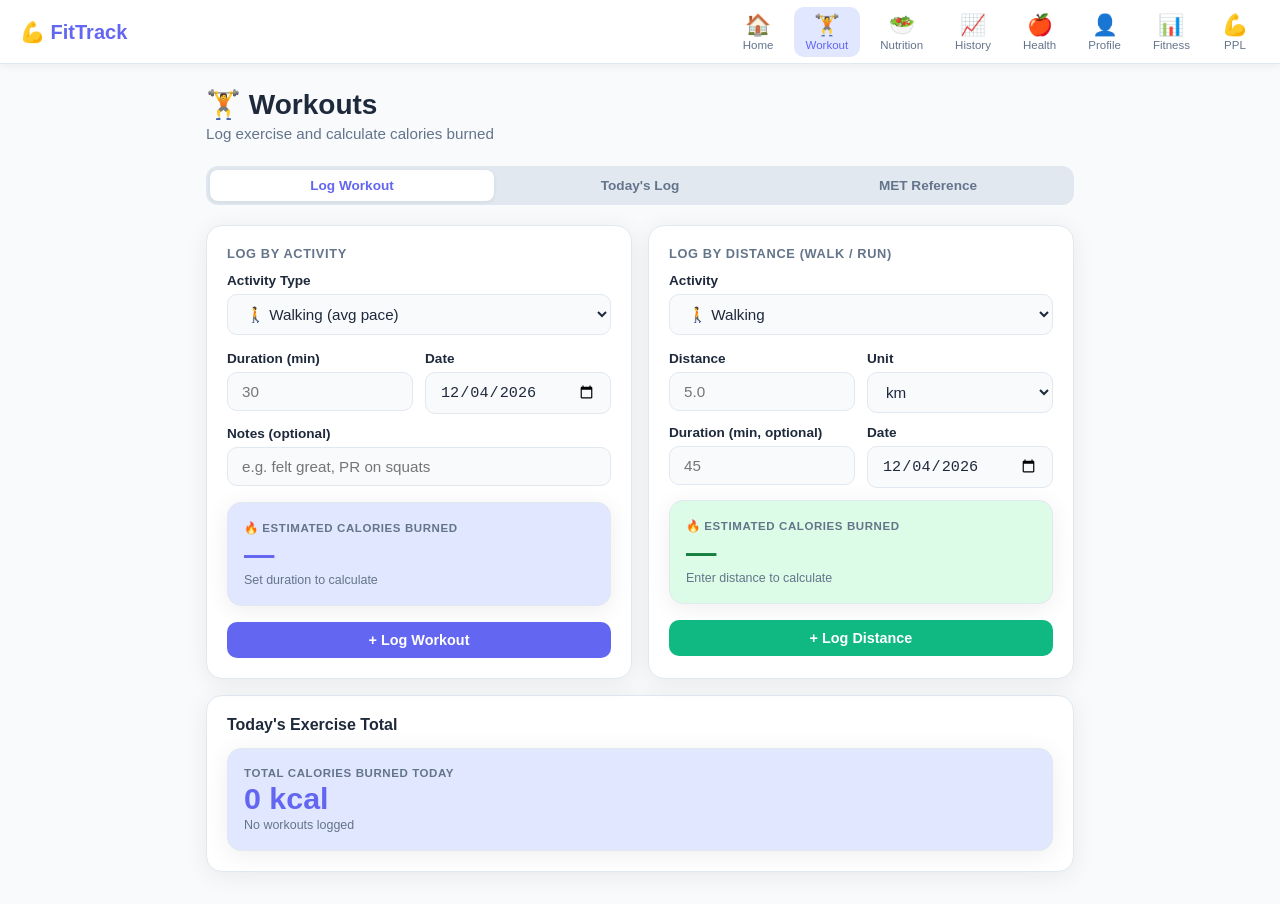
<file: workouts.html>
<!DOCTYPE html>
<html lang="en">
<head>
  <meta charset="UTF-8"/>
  <meta name="viewport" content="width=device-width,initial-scale=1"/>
  <title>FitTrack — Workouts</title>
  <link rel="icon" href="data:image/svg+xml,<svg xmlns='http://www.w3.org/2000/svg' viewBox='0 0 100 100'><text y='.9em' font-size='90'>💪</text></svg>"/>
  <link rel="stylesheet" href="css/app.css"/>
</head>
<body>

<nav class="top-nav">
  <a href="index.html" class="nav-brand">💪 FitTrack</a>
  <a href="index.html"        class="nav-link"><span class="icon">🏠</span><span class="label">Home</span></a>
  <a href="workouts.html"     class="nav-link active"><span class="icon">🏋️</span><span class="label">Workout</span></a>
  <a href="nutrition.html"    class="nav-link"><span class="icon">🥗</span><span class="label">Nutrition</span></a>
  <a href="history.html"      class="nav-link"><span class="icon">📈</span><span class="label">History</span></a>
  <a href="apple-health.html" class="nav-link"><span class="icon">🍎</span><span class="label">Health</span></a>
  <a href="profile.html"      class="nav-link"><span class="icon">👤</span><span class="label">Profile</span></a>
  <a href="fitness.html"      class="nav-link"><span class="icon">📊</span><span class="label">Fitness</span></a>
  <a href="PLP.html"          class="nav-link"><span class="icon">💪</span><span class="label">PPL</span></a>
</nav>

<main>
  <h1>🏋️ Workouts</h1>
  <p class="subtitle">Log exercise and calculate calories burned</p>

  <div class="tabs">
    <button class="tab-btn active" data-tab="log">Log Workout</button>
    <button class="tab-btn" data-tab="history">Today's Log</button>
    <button class="tab-btn" data-tab="met">MET Reference</button>
  </div>

  <!-- Tab: Log Workout -->
  <div class="tab-panel active" id="tab-log">
    <div class="grid-2">
      <div class="card">
        <div class="card-title">Log by Activity</div>

        <div class="form-group">
          <label>Activity Type</label>
          <select id="activity-select">
            <!-- populated by JS -->
          </select>
        </div>

        <div id="custom-met-group" class="form-group" style="display:none">
          <label>Custom MET Value</label>
          <input type="number" id="custom-met" step="0.1" min="1" max="20" placeholder="e.g. 6.0"/>
          <small style="color:var(--text-muted);font-size:.78rem">MET 1=rest, 3=light, 6=moderate, 9+=intense</small>
        </div>

        <div class="form-row">
          <div class="form-group" style="margin-bottom:0">
            <label>Duration (min)</label>
            <input type="number" id="duration" min="1" max="600" placeholder="30"/>
          </div>
          <div class="form-group" style="margin-bottom:0">
            <label>Date</label>
            <input type="date" id="workout-date"/>
          </div>
        </div>
        <div style="height:12px"></div>
        <div class="form-group">
          <label>Notes (optional)</label>
          <input type="text" id="workout-notes" placeholder="e.g. felt great, PR on squats"/>
        </div>

        <!-- Live calorie estimate -->
        <div class="stat-tile" style="background:var(--primary-light);margin-bottom:16px">
          <div class="stat-label">🔥 Estimated Calories Burned</div>
          <div class="stat-value" id="cal-estimate" style="color:var(--primary)">—</div>
          <div class="stat-sub" id="cal-formula">Set duration to calculate</div>
        </div>

        <button class="btn btn-primary btn-block" id="log-workout-btn">+ Log Workout</button>
      </div>

      <!-- Distance-based -->
      <div class="card">
        <div class="card-title">Log by Distance (Walk / Run)</div>
        <div class="form-group">
          <label>Activity</label>
          <select id="dist-type">
            <option value="walking">🚶 Walking</option>
            <option value="running">🏃 Running</option>
          </select>
        </div>
        <div class="form-row">
          <div class="form-group" style="margin-bottom:0">
            <label>Distance</label>
            <input type="number" id="dist-value" step="0.01" min="0" placeholder="5.0"/>
          </div>
          <div class="form-group" style="margin-bottom:0">
            <label>Unit</label>
            <select id="dist-unit">
              <option value="km">km</option>
              <option value="mi">mi</option>
            </select>
          </div>
        </div>
        <div style="height:12px"></div>
        <div class="form-row">
          <div class="form-group" style="margin-bottom:0">
            <label>Duration (min, optional)</label>
            <input type="number" id="dist-duration" placeholder="45"/>
          </div>
          <div class="form-group" style="margin-bottom:0">
            <label>Date</label>
            <input type="date" id="dist-date"/>
          </div>
        </div>
        <div style="height:12px"></div>

        <div class="stat-tile" style="background:#dcfce7;margin-bottom:16px">
          <div class="stat-label">🔥 Estimated Calories Burned</div>
          <div class="stat-value" id="dist-cal-estimate" style="color:#15803d">—</div>
          <div class="stat-sub" id="dist-cal-formula">Enter distance to calculate</div>
        </div>

        <button class="btn btn-accent btn-block" id="log-dist-btn">+ Log Distance</button>
      </div>
    </div>

    <!-- Today's burned summary -->
    <div class="card" style="margin-top:16px">
      <div class="section-header">
        <div class="section-title">Today's Exercise Total</div>
      </div>
      <div class="stat-tile" style="background:var(--primary-light)">
        <div class="stat-label">Total Calories Burned Today</div>
        <div class="stat-value" id="today-total" style="color:var(--primary)">0 kcal</div>
        <div class="stat-sub" id="today-workout-count">No workouts logged</div>
      </div>
    </div>
  </div>

  <!-- Tab: Today's Log -->
  <div class="tab-panel" id="tab-history">
    <div class="card">
      <div class="section-header">
        <div class="section-title" id="log-date-title">Today's Workouts</div>
        <input type="date" id="log-filter-date" style="width:auto;padding:6px 10px;font-size:.85rem"/>
      </div>
      <div id="workout-log-list" class="log-list"></div>
    </div>
  </div>

  <!-- Tab: MET Reference -->
  <div class="tab-panel" id="tab-met">
    <div class="card">
      <div class="card-title">MET Values Reference Table</div>
      <p style="font-size:.85rem;color:var(--text-muted);margin-bottom:16px">
        MET (Metabolic Equivalent of Task) measures exercise intensity. 
        <strong>Calories = MET × weight(kg) × hours</strong>
      </p>
      <div id="met-table"></div>
    </div>
  </div>
</main>

<div class="toast" id="toast"></div>

<script src="js/storage.js"></script>
<script src="js/calories.js"></script>
<script src="js/app.js"></script>
<script>
(function() {
  // Tabs
  document.querySelectorAll('.tab-btn').forEach(btn => {
    btn.addEventListener('click', () => {
      document.querySelectorAll('.tab-btn').forEach(b => b.classList.remove('active'));
      document.querySelectorAll('.tab-panel').forEach(p => p.classList.remove('active'));
      btn.classList.add('active');
      document.getElementById('tab-' + btn.dataset.tab).classList.add('active');
      if (btn.dataset.tab === 'history') renderLog();
    });
  });

  // Populate activity select
  const actSel = document.getElementById('activity-select');
  Object.entries(CalorieEngine.MET_VALUES).forEach(([k, v]) => {
    actSel.appendChild(Object.assign(document.createElement('option'), { value: k, textContent: v.label }));
  });

  // Set dates
  document.getElementById('workout-date').value = App.today();
  document.getElementById('dist-date').value = App.today();
  document.getElementById('log-filter-date').value = App.today();

  const weightKg = App.getWeightKg();

  // Live calorie estimate (activity-based)
  function updateEstimate() {
    const activity = actSel.value;
    const dur = parseFloat(document.getElementById('duration').value);
    const cMet = parseFloat(document.getElementById('custom-met').value);
    document.getElementById('custom-met-group').style.display = activity === 'custom' ? 'block' : 'none';
    if (!dur) { document.getElementById('cal-estimate').textContent = '—'; return; }
    const kcal = CalorieEngine.caloriesBurned({ activityKey: activity, customMet: cMet, weightKg, durationMin: dur });
    const met = activity === 'custom' ? cMet : CalorieEngine.MET_VALUES[activity]?.met;
    document.getElementById('cal-estimate').textContent = `${kcal.toLocaleString()} kcal`;
    document.getElementById('cal-formula').textContent = `MET ${met} × ${weightKg.toFixed(1)} kg × ${(dur/60).toFixed(2)} h`;
  }
  actSel.addEventListener('change', updateEstimate);
  document.getElementById('duration').addEventListener('input', updateEstimate);
  document.getElementById('custom-met').addEventListener('input', updateEstimate);

  // Distance estimate
  function updateDistEstimate() {
    let dist = parseFloat(document.getElementById('dist-value').value);
    const unit = document.getElementById('dist-unit').value;
    const type = document.getElementById('dist-type').value;
    if (!dist) { document.getElementById('dist-cal-estimate').textContent = '—'; return; }
    if (unit === 'mi') dist *= 1.60934;
    const kcal = CalorieEngine.caloriesFromDistance({ type, distanceKm: dist, weightKg });
    document.getElementById('dist-cal-estimate').textContent = `${kcal.toLocaleString()} kcal`;
    document.getElementById('dist-cal-formula').textContent = `~${(kcal/dist).toFixed(0)} kcal/km for ${type}`;
  }
  document.getElementById('dist-value').addEventListener('input', updateDistEstimate);
  document.getElementById('dist-type').addEventListener('change', updateDistEstimate);
  document.getElementById('dist-unit').addEventListener('change', updateDistEstimate);

  // Log activity-based workout
  document.getElementById('log-workout-btn').addEventListener('click', () => {
    const activity = actSel.value;
    const dur = parseFloat(document.getElementById('duration').value);
    if (!dur) { App.showToast('Enter duration', 'error'); return; }
    const cMet = parseFloat(document.getElementById('custom-met').value);
    const kcal = CalorieEngine.caloriesBurned({ activityKey: activity, customMet: cMet, weightKg, durationMin: dur });
    const entry = {
      id: App.uuid(),
      type: 'activity',
      activity,
      activityLabel: CalorieEngine.MET_VALUES[activity]?.label || activity,
      duration: dur,
      caloriesBurned: kcal,
      notes: document.getElementById('workout-notes').value.trim(),
      date: document.getElementById('workout-date').value || App.today(),
      createdAt: new Date().toISOString(),
    };
    Storage.appendToArray('workouts', entry);
    App.showToast(`✅ Logged ${kcal} kcal burned`);
    document.getElementById('duration').value = '';
    document.getElementById('workout-notes').value = '';
    document.getElementById('cal-estimate').textContent = '—';
    updateTodayTotal();
  });

  // Log distance-based workout
  document.getElementById('log-dist-btn').addEventListener('click', () => {
    let dist = parseFloat(document.getElementById('dist-value').value);
    const unit = document.getElementById('dist-unit').value;
    const type = document.getElementById('dist-type').value;
    const dur  = parseFloat(document.getElementById('dist-duration').value) || null;
    if (!dist) { App.showToast('Enter distance', 'error'); return; }
    const distKm = unit === 'mi' ? dist * 1.60934 : dist;
    const kcal = CalorieEngine.caloriesFromDistance({ type, distanceKm: distKm, weightKg });
    const entry = {
      id: App.uuid(),
      type: 'distance',
      activity: type,
      activityLabel: type === 'running' ? '🏃 Running' : '🚶 Walking',
      distance: dist,
      distanceUnit: unit,
      distanceKm,
      duration: dur,
      caloriesBurned: kcal,
      date: document.getElementById('dist-date').value || App.today(),
      createdAt: new Date().toISOString(),
    };
    Storage.appendToArray('workouts', entry);
    App.showToast(`✅ Logged ${kcal} kcal burned`);
    document.getElementById('dist-value').value = '';
    document.getElementById('dist-duration').value = '';
    document.getElementById('dist-cal-estimate').textContent = '—';
    updateTodayTotal();
  });

  function updateTodayTotal() {
    const burned = App.getTodayBurned();
    const count  = App.getTodayWorkouts().length;
    document.getElementById('today-total').textContent = `${burned.toLocaleString()} kcal`;
    document.getElementById('today-workout-count').textContent = count ? `${count} workout${count>1?'s':''} logged today` : 'No workouts logged';
  }

  // Render log list
  function renderLog() {
    const date = document.getElementById('log-filter-date').value || App.today();
    document.getElementById('log-date-title').textContent = date === App.today() ? "Today's Workouts" : `Workouts on ${App.formatDate(date)}`;
    const ws = Storage.getArray('workouts').filter(w => w.date === date).reverse();
    const el = document.getElementById('workout-log-list');
    el.innerHTML = ws.length ? ws.map(w => `
      <div class="log-item">
        <div class="log-icon">${getIcon(w.activity)}</div>
        <div class="log-info">
          <div class="log-name">${w.activityLabel}</div>
          <div class="log-meta">
            ${w.duration ? w.duration + ' min' : ''}
            ${w.distanceKm ? ' · ' + w.distanceKm.toFixed(2) + ' km' : ''}
            ${w.notes ? ' · ' + w.notes : ''}
          </div>
        </div>
        <div class="log-kcal">${(w.caloriesBurned||0).toLocaleString()} kcal</div>
        <button class="log-del" onclick="delWorkout('${w.id}')">✕</button>
      </div>`).join('')
      : '<div class="empty-state"><div class="empty-icon">🏃</div><p>No workouts for this day</p></div>';
  }
  window.delWorkout = function(id) {
    Storage.deleteArrayItem('workouts', id); renderLog(); updateTodayTotal(); App.showToast('Deleted');
  };
  document.getElementById('log-filter-date').addEventListener('change', renderLog);

  // MET Reference
  const metEl = document.getElementById('met-table');
  metEl.innerHTML = `<table style="width:100%;border-collapse:collapse;font-size:.88rem">
    <thead><tr style="background:var(--bg)">
      <th style="text-align:left;padding:8px 12px;border-bottom:1px solid var(--border)">Activity</th>
      <th style="text-align:center;padding:8px 12px;border-bottom:1px solid var(--border)">MET</th>
      <th style="text-align:right;padding:8px 12px;border-bottom:1px solid var(--border)">kcal/hr (70kg)</th>
    </tr></thead>
    <tbody>
    ${Object.entries(CalorieEngine.MET_VALUES).filter(([k])=>k!=='custom').map(([k,v]) => `
      <tr style="border-bottom:1px solid var(--border)">
        <td style="padding:8px 12px">${v.label}</td>
        <td style="text-align:center;padding:8px 12px"><span class="badge badge-purple">${v.met}</span></td>
        <td style="text-align:right;padding:8px 12px;font-weight:600">${Math.round(v.met * 70)} kcal</td>
      </tr>`).join('')}
    </tbody>
  </table>`;

  function getIcon(a) {
    const icons = { walking:'🚶',running:'🏃',cycling:'🚴',swimming:'🏊',weight_training:'🏋️',
      yoga:'🧘',hiit:'⚡',elliptical:'🔄',jump_rope:'🪢',basketball:'🏀',soccer:'⚽',
      tennis:'🎾',dancing:'💃',custom:'💪' };
    return icons[a] || '💪';
  }

  updateTodayTotal();
})();
</script>
</body>
</html>
</file>
<file: subfolder/css/styles.css>
/* JDD Fitness — iPhone-friendly, iOS safe areas, dark theme */
:root {
  --bg: #0a0a0f;
  --bg-2: #14141c;
  --card: #1a1a24;
  --card-2: #22222e;
  --border: #2a2a38;
  --text: #f4f4f8;
  --text-dim: #9a9aae;
  --text-dimmer: #6a6a7e;
  --accent: #6ee7ff;
  --accent-2: #b388ff;
  --green: #4ade80;
  --orange: #fb923c;
  --red: #f87171;
  --yellow: #facc15;
  --blue: #60a5fa;
  --safe-top: env(safe-area-inset-top, 0px);
  --safe-bottom: env(safe-area-inset-bottom, 0px);
  --tabbar-h: calc(56px + var(--safe-bottom));
  --header-h: calc(52px + var(--safe-top));
}

* { box-sizing: border-box; -webkit-tap-highlight-color: transparent; }
html, body { margin: 0; padding: 0; height: 100%; overscroll-behavior-y: none; }
body {
  font-family: -apple-system, BlinkMacSystemFont, "SF Pro Text", "Helvetica Neue", system-ui, sans-serif;
  background: var(--bg);
  color: var(--text);
  font-size: 15px;
  line-height: 1.45;
  -webkit-font-smoothing: antialiased;
  user-select: none;
  touch-action: manipulation;
}

#app { max-width: 460px; margin: 0 auto; min-height: 100%; display: flex; flex-direction: column; position: relative; }

/* Header */
.app-header {
  position: sticky; top: 0; z-index: 20;
  height: var(--header-h);
  padding: var(--safe-top) 16px 0;
  display: flex; align-items: center; justify-content: space-between;
  background: rgba(10, 10, 15, 0.82);
  backdrop-filter: saturate(180%) blur(20px);
  -webkit-backdrop-filter: saturate(180%) blur(20px);
  border-bottom: 1px solid var(--border);
}
.brand { font-weight: 800; font-size: 18px; letter-spacing: -0.3px; }
.brand-accent { color: var(--accent); margin-left: 2px; }
.header-right { font-size: 12px; color: var(--text-dim); }

/* Main view */
main#view {
  flex: 1;
  padding: 16px 14px calc(var(--tabbar-h) + 18px);
  overflow-x: hidden;
}

/* Tabbar */
.tabbar {
  position: fixed; bottom: 0; left: 50%; transform: translateX(-50%);
  width: 100%; max-width: 460px;
  height: var(--tabbar-h);
  padding: 6px 4px var(--safe-bottom);
  display: flex; justify-content: space-around; align-items: stretch;
  background: rgba(16, 16, 22, 0.92);
  backdrop-filter: saturate(180%) blur(20px);
  -webkit-backdrop-filter: saturate(180%) blur(20px);
  border-top: 1px solid var(--border);
  z-index: 30;
}
.tab {
  flex: 1; background: none; border: none; color: var(--text-dimmer);
  display: flex; flex-direction: column; align-items: center; justify-content: center;
  gap: 3px; font-size: 10px; font-weight: 600; padding: 4px 2px; cursor: pointer;
  transition: color .15s;
}
.tab.active { color: var(--accent); }
.tab.active svg { filter: drop-shadow(0 0 6px rgba(110, 231, 255, .4)); }

/* Cards */
.card {
  background: var(--card); border: 1px solid var(--border); border-radius: 16px;
  padding: 14px; margin-bottom: 12px;
}
.card-title {
  font-size: 12px; font-weight: 700; color: var(--text-dim);
  text-transform: uppercase; letter-spacing: .6px; margin: 0 0 10px;
}
.card-row { display: flex; align-items: center; justify-content: space-between; padding: 8px 0; }
.card-row + .card-row { border-top: 1px solid var(--border); }

/* Hero — calorie ring */
.hero {
  background: linear-gradient(160deg, #1a1a24 0%, #20202c 100%);
  border-radius: 22px; padding: 18px; margin-bottom: 14px; text-align: center; border: 1px solid var(--border);
}
.ring-wrap { position: relative; width: 180px; height: 180px; margin: 4px auto 14px; }
.ring-wrap svg { transform: rotate(-90deg); }
.ring-bg { stroke: #2a2a38; }
.ring-fg { stroke: var(--accent); stroke-linecap: round; transition: stroke-dashoffset .6s ease; }
.ring-center {
  position: absolute; inset: 0; display: flex; flex-direction: column;
  align-items: center; justify-content: center; text-align: center;
}
.ring-center .big { font-size: 30px; font-weight: 800; letter-spacing: -1px; }
.ring-center .small { font-size: 11px; color: var(--text-dim); margin-top: 2px; }

.hero-stats { display: grid; grid-template-columns: repeat(3, 1fr); gap: 8px; }
.hero-stat { background: rgba(0,0,0,.25); border-radius: 12px; padding: 10px 6px; }
.hero-stat .v { font-size: 16px; font-weight: 700; }
.hero-stat .l { font-size: 10px; color: var(--text-dim); margin-top: 2px; }
.hero-stat.ok .v { color: var(--green); }
.hero-stat.over .v { color: var(--orange); }
.hero-stat.under .v { color: var(--red); }

/* Progress bars */
.pbar { height: 6px; background: #2a2a38; border-radius: 3px; overflow: hidden; margin-top: 6px; }
.pbar > div { height: 100%; background: var(--accent); border-radius: 3px; transition: width .5s; }

/* Macros */
.macros { display: grid; grid-template-columns: repeat(3, 1fr); gap: 8px; margin-top: 10px; }
.macro { background: rgba(0,0,0,.25); border-radius: 12px; padding: 10px; text-align: center; }
.macro .v { font-size: 15px; font-weight: 700; }
.macro .l { font-size: 10px; color: var(--text-dim); }
.macro.p .v { color: var(--accent-2); }
.macro.c .v { color: var(--accent); }
.macro.f .v { color: var(--yellow); }

/* Buttons */
.btn {
  display: inline-flex; align-items: center; justify-content: center; gap: 6px;
  background: var(--accent); color: #001018; font-weight: 700; font-size: 14px;
  border: none; border-radius: 12px; padding: 12px 16px; cursor: pointer;
  width: 100%; transition: transform .1s, opacity .15s;
}
.btn:active { transform: scale(.97); opacity: .85; }
.btn.ghost { background: var(--card-2); color: var(--text); border: 1px solid var(--border); }
.btn.danger { background: var(--red); color: #fff; }
.btn.sm { padding: 8px 12px; font-size: 12px; width: auto; }
.btn.block { width: 100%; }
.btn-row { display: flex; gap: 8px; }
.btn-row .btn { flex: 1; }

/* Segmented control */
.seg {
  display: flex; background: var(--bg-2); border: 1px solid var(--border);
  border-radius: 12px; padding: 3px; margin-bottom: 12px; gap: 3px;
}
.seg button {
  flex: 1; background: none; border: none; color: var(--text-dim);
  padding: 9px 6px; font-size: 13px; font-weight: 600; border-radius: 9px; cursor: pointer;
}
.seg button.active { background: var(--card-2); color: var(--text); }

/* Inputs */
label.field { display: block; margin-bottom: 10px; }
label.field > span { display: block; font-size: 12px; color: var(--text-dim); margin-bottom: 4px; font-weight: 600; }
input, select, textarea {
  width: 100%; background: var(--bg-2); border: 1px solid var(--border);
  color: var(--text); border-radius: 10px; padding: 11px 12px; font-size: 15px;
  font-family: inherit; outline: none; transition: border-color .15s;
}
input:focus, select:focus, textarea:focus { border-color: var(--accent); }
input[type="number"] { -moz-appearance: textfield; }
input::-webkit-outer-spin-button, input::-webkit-inner-spin-button { -webkit-appearance: none; margin: 0; }

.input-row { display: flex; gap: 8px; align-items: stretch; }
.input-row > * { flex: 1; }
.input-row .unit { flex: 0 0 56px; }

/* Lists */
.list { list-style: none; margin: 0; padding: 0; }
.list li {
  display: flex; align-items: center; justify-content: space-between; gap: 10px;
  padding: 11px 0; border-bottom: 1px solid var(--border);
}
.list li:last-child { border-bottom: none; }
.list .name { font-weight: 600; font-size: 14px; }
.list .meta { font-size: 12px; color: var(--text-dim); }
.list .kcal { color: var(--accent); font-weight: 700; font-size: 13px; white-space: nowrap; }

/* Search */
.search { position: relative; margin-bottom: 10px; }
.search input { padding-left: 36px; }
.search svg { position: absolute; left: 11px; top: 50%; transform: translateY(-50%); color: var(--text-dimmer); }

/* Chips */
.chips { display: flex; gap: 6px; overflow-x: auto; padding-bottom: 6px; margin-bottom: 8px; scrollbar-width: none; }
.chips::-webkit-scrollbar { display: none; }
.chip {
  flex: 0 0 auto; background: var(--card-2); border: 1px solid var(--border);
  color: var(--text-dim); padding: 6px 12px; font-size: 12px; font-weight: 600;
  border-radius: 999px; cursor: pointer; white-space: nowrap;
}
.chip.active { background: var(--accent); color: #001018; border-color: var(--accent); }

/* Day pill row */
.day-pills { display: flex; gap: 6px; overflow-x: auto; padding-bottom: 4px; margin-bottom: 12px; scrollbar-width: none; }
.day-pills::-webkit-scrollbar { display: none; }
.day-pill {
  flex: 0 0 auto; min-width: 44px; text-align: center; padding: 8px 6px;
  background: var(--card); border: 1px solid var(--border); border-radius: 12px; cursor: pointer;
}
.day-pill .d { font-size: 10px; color: var(--text-dim); }
.day-pill .n { font-size: 16px; font-weight: 700; margin-top: 2px; }
.day-pill.active { background: var(--accent); color: #001018; border-color: var(--accent); }
.day-pill.active .d { color: #001018; opacity: .7; }
.day-pill.today { box-shadow: 0 0 0 2px var(--accent-2); }

/* Exercise set rows */
.set-row { display: grid; grid-template-columns: 36px 1fr 1fr 1fr 32px; gap: 6px; align-items: center; margin-bottom: 6px; }
.set-row .set-n { color: var(--text-dim); font-size: 12px; font-weight: 700; text-align: center; }
.set-row input { padding: 8px; font-size: 13px; text-align: center; }
.set-row .del-set { background: none; border: none; color: var(--red); font-size: 18px; cursor: pointer; padding: 4px; }

.ex-block { background: var(--bg-2); border: 1px solid var(--border); border-radius: 12px; padding: 12px; margin-bottom: 10px; }
.ex-head { display: flex; align-items: center; justify-content: space-between; margin-bottom: 8px; }
.ex-head .name { font-weight: 700; font-size: 14px; }
.ex-head .tag { font-size: 10px; color: var(--text-dim); }

/* Toast */
#toast {
  position: fixed; bottom: calc(var(--tabbar-h) + 16px); left: 50%; transform: translateX(-50%) translateY(20px);
  background: rgba(20,20,28,.96); border: 1px solid var(--border); color: var(--text);
  padding: 10px 16px; border-radius: 12px; font-size: 13px; font-weight: 600;
  opacity: 0; pointer-events: none; transition: all .25s; z-index: 100; max-width: 88%;
}
#toast.show { opacity: 1; transform: translateX(-50%) translateY(0); }
#toast.ok { border-color: var(--green); color: var(--green); }
#toast.err { border-color: var(--red); color: var(--red); }

/* Modal */
.modal-bg {
  position: fixed; inset: 0; background: rgba(0,0,0,.6); backdrop-filter: blur(4px);
  display: flex; align-items: flex-end; justify-content: center; z-index: 200;
  opacity: 0; pointer-events: none; transition: opacity .2s;
}
.modal-bg.show { opacity: 1; pointer-events: auto; }
.modal {
  background: var(--card); border: 1px solid var(--border); border-radius: 20px 20px 0 0;
  width: 100%; max-width: 460px; max-height: 88vh; overflow-y: auto;
  padding: 16px 16px calc(20px + var(--safe-bottom)); transform: translateY(100%); transition: transform .25s;
}
.modal-bg.show .modal { transform: translateY(0); }
.modal .grip { width: 40px; height: 4px; background: var(--border); border-radius: 2px; margin: 0 auto 14px; }
.modal h3 { margin: 0 0 12px; font-size: 17px; }

/* Empty state */
.empty { text-align: center; padding: 40px 20px; color: var(--text-dimmer); }
.empty .ic { font-size: 36px; opacity: .5; margin-bottom: 10px; }
.empty .t { font-size: 14px; }

/* Section heading */
.sec-h { font-size: 16px; font-weight: 800; margin: 4px 0 10px; letter-spacing: -.2px; }
.sec-sub { font-size: 12px; color: var(--text-dim); margin: -6px 0 10px; }

/* Inline icon link */
.link { color: var(--accent); font-size: 13px; font-weight: 600; cursor: pointer; background: none; border: none; padding: 0; }
.link.danger { color: var(--red); }

/* Switch */
.switch { position: relative; width: 44px; height: 26px; }
.switch input { display: none; }
.switch .track { position: absolute; inset: 0; background: var(--border); border-radius: 999px; transition: .2s; }
.switch .thumb { position: absolute; top: 3px; left: 3px; width: 20px; height: 20px; background: #fff; border-radius: 50%; transition: .2s; }
.switch input:checked + .track { background: var(--green); }
.switch input:checked + .track + .thumb { transform: translateX(18px); }

/* Stat grid */
.stat-grid { display: grid; grid-template-columns: 1fr 1fr; gap: 10px; }
.stat-card { background: var(--card); border: 1px solid var(--border); border-radius: 14px; padding: 14px; }
.stat-card .v { font-size: 22px; font-weight: 800; letter-spacing: -.5px; }
.stat-card .l { font-size: 11px; color: var(--text-dim); margin-top: 2px; }
.stat-card .delta { font-size: 11px; margin-top: 6px; }
.stat-card .delta.up { color: var(--green); }
.stat-card .delta.dn { color: var(--red); }

/* Chart */
.chart { width: 100%; height: 160px; }

/* Tap targets */
.tap { cursor: pointer; transition: opacity .15s; }
.tap:active { opacity: .65; }

/* Utility */
.row { display: flex; align-items: center; justify-content: space-between; }
.spacer { height: 12px; }
.muted { color: var(--text-dim); }
.center { text-align: center; }
.right { text-align: right; }
.bold { font-weight: 700; }
.flex { display: flex; gap: 8px; align-items: center; }
.wrap { flex-wrap: wrap; }
.grow { flex: 1; }
.hint { font-size: 11px; color: var(--text-dimmer); margin-top: 6px; line-height: 1.4; }

.kbd { display: inline-block; padding: 1px 6px; background: var(--card-2); border: 1px solid var(--border); border-radius: 5px; font-size: 11px; font-family: ui-monospace, monospace; }

/* Import banner */
.banner {
  background: linear-gradient(135deg, rgba(110,231,255,.15), rgba(179,136,255,.15));
  border: 1px solid var(--accent); border-radius: 14px; padding: 12px; margin-bottom: 12px;
}
.banner .t { font-weight: 700; font-size: 13px; }
.banner .d { font-size: 12px; color: var(--text-dim); margin-top: 3px; }
</file>
<file: css/app.css>
/* app.css — FitTrack global styles */

:root {
  --primary: #6366f1;
  --primary-dark: #4f46e5;
  --primary-light: #e0e7ff;
  --accent: #10b981;
  --accent-dark: #059669;
  --danger: #ef4444;
  --warning: #f59e0b;
  --info: #3b82f6;
  --bg: #f8fafc;
  --card: #ffffff;
  --border: #e2e8f0;
  --text: #1e293b;
  --text-muted: #64748b;
  --nav-h: 64px;
  --radius: 16px;
  --shadow: 0 4px 24px rgba(0,0,0,0.07);
}

*, *::before, *::after { box-sizing: border-box; margin: 0; padding: 0; }
html { font-size: 16px; scroll-behavior: smooth; }
body { font-family: -apple-system, BlinkMacSystemFont, 'Segoe UI', Roboto, sans-serif;
       background: var(--bg); color: var(--text); min-height: 100vh; }

/* ── Navigation ──────────────────────────────────── */
nav.top-nav {
  position: fixed; top: 0; left: 0; right: 0; z-index: 100;
  height: var(--nav-h); background: var(--card); border-bottom: 1px solid var(--border);
  display: flex; align-items: center; padding: 0 20px; gap: 8px;
  box-shadow: 0 2px 8px rgba(0,0,0,0.06);
}
.nav-brand { font-weight: 800; font-size: 1.25rem; color: var(--primary);
             margin-right: auto; text-decoration: none; display: flex; align-items: center; gap: 8px; }
.nav-link { display: flex; flex-direction: column; align-items: center; gap: 2px; padding: 6px 12px;
            border-radius: 10px; text-decoration: none; color: var(--text-muted);
            font-size: 0.72rem; font-weight: 500; transition: all .2s; }
.nav-link .icon { font-size: 1.3rem; }
.nav-link:hover, .nav-link.active { color: var(--primary); background: var(--primary-light); }

/* ── Page Layout ──────────────────────────────────── */
main { max-width: 900px; margin: 0 auto; padding: calc(var(--nav-h) + 24px) 16px 32px; }
h1 { font-size: 1.75rem; font-weight: 800; margin-bottom: 4px; }
.subtitle { color: var(--text-muted); margin-bottom: 24px; font-size: 0.95rem; }

/* ── Cards ──────────────────────────────────────── */
.card { background: var(--card); border-radius: var(--radius); padding: 20px;
        box-shadow: var(--shadow); border: 1px solid var(--border); }
.card-title { font-size: 0.8rem; font-weight: 700; text-transform: uppercase;
              letter-spacing: .05em; color: var(--text-muted); margin-bottom: 12px; }
.grid-2 { display: grid; grid-template-columns: 1fr 1fr; gap: 16px; }
.grid-3 { display: grid; grid-template-columns: repeat(3,1fr); gap: 16px; }
.grid-4 { display: grid; grid-template-columns: repeat(4,1fr); gap: 12px; }
@media(max-width: 640px) { .grid-2,.grid-3,.grid-4 { grid-template-columns: 1fr 1fr; } }
@media(max-width: 420px) { .grid-2,.grid-3,.grid-4 { grid-template-columns: 1fr; } }

/* ── Stat Tiles ─────────────────────────────────── */
.stat-tile { background: var(--card); border-radius: 14px; padding: 18px 16px;
             box-shadow: var(--shadow); border: 1px solid var(--border);
             display: flex; flex-direction: column; gap: 4px; }
.stat-label { font-size: 0.72rem; font-weight: 700; text-transform: uppercase;
              letter-spacing: .05em; color: var(--text-muted); }
.stat-value { font-size: 1.9rem; font-weight: 800; line-height: 1; }
.stat-sub { font-size: 0.78rem; color: var(--text-muted); }

/* ── Calorie Ring ───────────────────────────────── */
.ring-wrap { display: flex; flex-direction: column; align-items: center; gap: 8px; padding: 8px 0; }
.ring-wrap svg { transform: rotate(-90deg); }
.ring-center { text-align: center; }
.ring-kcal { font-size: 2rem; font-weight: 800; color: var(--primary); }
.ring-label { font-size: 0.8rem; color: var(--text-muted); }

/* ── Forms ──────────────────────────────────────── */
.form-group { display: flex; flex-direction: column; gap: 6px; margin-bottom: 16px; }
label { font-size: 0.85rem; font-weight: 600; color: var(--text); }
input, select, textarea {
  padding: 10px 14px; border: 1.5px solid var(--border); border-radius: 10px;
  font-size: 0.95rem; background: var(--bg); color: var(--text); outline: none;
  transition: border-color .2s, box-shadow .2s; width: 100%;
}
input:focus, select:focus, textarea:focus {
  border-color: var(--primary); box-shadow: 0 0 0 3px rgba(99,102,241,.15);
}
input[type="range"] { padding: 0; border: none; background: transparent; }
.form-row { display: grid; grid-template-columns: 1fr 1fr; gap: 12px; }
@media(max-width:420px){ .form-row { grid-template-columns: 1fr; } }

/* ── Buttons ────────────────────────────────────── */
.btn { display: inline-flex; align-items: center; gap: 6px; padding: 10px 20px;
       border: none; border-radius: 10px; font-size: 0.9rem; font-weight: 600;
       cursor: pointer; transition: all .18s; text-decoration: none; }
.btn-primary { background: var(--primary); color: #fff; }
.btn-primary:hover { background: var(--primary-dark); transform: translateY(-1px); }
.btn-accent { background: var(--accent); color: #fff; }
.btn-accent:hover { background: var(--accent-dark); }
.btn-danger { background: var(--danger); color: #fff; }
.btn-outline { background: transparent; border: 1.5px solid var(--border); color: var(--text); }
.btn-outline:hover { border-color: var(--primary); color: var(--primary); background: var(--primary-light); }
.btn-sm { padding: 6px 12px; font-size: 0.8rem; border-radius: 8px; }
.btn-block { width: 100%; justify-content: center; }

/* ── Badges ─────────────────────────────────────── */
.badge { display: inline-block; padding: 2px 10px; border-radius: 999px;
         font-size: 0.72rem; font-weight: 700; }
.badge-green { background: #dcfce7; color: #15803d; }
.badge-orange { background: #fff7ed; color: #c2410c; }
.badge-blue { background: #eff6ff; color: #1d4ed8; }
.badge-purple { background: var(--primary-light); color: var(--primary-dark); }

/* ── Log List ───────────────────────────────────── */
.log-list { display: flex; flex-direction: column; gap: 10px; }
.log-item { display: flex; align-items: center; gap: 12px; padding: 12px 14px;
            background: var(--bg); border-radius: 10px; border: 1px solid var(--border); }
.log-icon { font-size: 1.5rem; width: 36px; text-align: center; flex-shrink: 0; }
.log-info { flex: 1; min-width: 0; }
.log-name { font-weight: 600; font-size: 0.95rem; white-space: nowrap; overflow: hidden; text-overflow: ellipsis; }
.log-meta { font-size: 0.78rem; color: var(--text-muted); }
.log-kcal { font-weight: 800; font-size: 1rem; color: var(--primary); flex-shrink: 0; }
.log-del { background: none; border: none; cursor: pointer; color: var(--text-muted);
           font-size: 1.1rem; padding: 4px; border-radius: 6px; transition: color .15s; }
.log-del:hover { color: var(--danger); }

/* ── Progress Bar ───────────────────────────────── */
.progress-bar-wrap { background: var(--border); border-radius: 999px; height: 10px; overflow: hidden; }
.progress-bar { height: 100%; border-radius: 999px; transition: width .4s ease; }
.bar-green  { background: var(--accent); }
.bar-orange { background: var(--warning); }
.bar-red    { background: var(--danger); }
.bar-blue   { background: var(--info); }
.bar-purple { background: var(--primary); }

/* ── Toast ──────────────────────────────────────── */
.toast { position: fixed; bottom: 24px; left: 50%; transform: translateX(-50%) translateY(80px);
         background: var(--text); color: #fff; padding: 12px 24px; border-radius: 999px;
         font-size: 0.9rem; font-weight: 600; z-index: 9999; opacity: 0;
         transition: all .3s ease; white-space: nowrap; }
.toast.show { opacity: 1; transform: translateX(-50%) translateY(0); }
.toast.error { background: var(--danger); }
.toast.warning { background: var(--warning); color: var(--text); }

/* ── Section Headers ─────────────────────────────── */
.section-header { display: flex; align-items: center; justify-content: space-between; margin-bottom: 14px; }
.section-title { font-size: 1rem; font-weight: 700; }

/* ── Alerts ─────────────────────────────────────── */
.alert { padding: 14px 16px; border-radius: 12px; font-size: 0.88rem; line-height: 1.5; margin-bottom: 16px; }
.alert-info { background: #eff6ff; color: #1e40af; border-left: 4px solid var(--info); }
.alert-success { background: #dcfce7; color: #15803d; border-left: 4px solid var(--accent); }
.alert-warning { background: #fff7ed; color: #9a3412; border-left: 4px solid var(--warning); }

/* ── Tabs ───────────────────────────────────────── */
.tabs { display: flex; gap: 4px; background: var(--border); padding: 4px; border-radius: 12px; margin-bottom: 20px; }
.tab-btn { flex: 1; padding: 8px; border: none; border-radius: 8px; background: transparent;
           font-size: 0.85rem; font-weight: 600; cursor: pointer; color: var(--text-muted); transition: all .2s; }
.tab-btn.active { background: var(--card); color: var(--primary); box-shadow: 0 1px 4px rgba(0,0,0,.08); }
.tab-panel { display: none; }
.tab-panel.active { display: block; }

/* ── Balance Display ────────────────────────────── */
.balance-box { text-align: center; padding: 20px; border-radius: 14px; }
.balance-num { font-size: 2.5rem; font-weight: 900; }
.balance-label { font-size: 0.9rem; font-weight: 600; margin-top: 4px; }
.balance-surplus { background: #fff7ed; color: #c2410c; }
.balance-deficit { background: #dcfce7; color: #15803d; }
.balance-maintain { background: var(--primary-light); color: var(--primary-dark); }

/* ── Charts ─────────────────────────────────────── */
.chart-container { position: relative; height: 220px; width: 100%; }

/* ── Upload area ─────────────────────────────────── */
.upload-zone { border: 2px dashed var(--border); border-radius: 14px; padding: 32px;
               text-align: center; cursor: pointer; transition: all .2s; }
.upload-zone:hover, .upload-zone.drag { border-color: var(--primary); background: var(--primary-light); }
.upload-zone .upload-icon { font-size: 2.5rem; margin-bottom: 8px; }

/* ── No data placeholder ─────────────────────────── */
.empty-state { text-align: center; padding: 40px 20px; color: var(--text-muted); }
.empty-state .empty-icon { font-size: 3rem; margin-bottom: 12px; }
.empty-state p { font-size: 0.95rem; }

/* ── Steps visual ────────────────────────────────── */
.steps-list { list-style: none; counter-reset: step; display: flex; flex-direction: column; gap: 14px; }
.steps-list li { counter-increment: step; display: flex; gap: 14px; align-items: flex-start; }
.steps-list li::before { content: counter(step); min-width: 28px; height: 28px; background: var(--primary);
  color: #fff; border-radius: 50%; display: flex; align-items: center; justify-content: center;
  font-weight: 800; font-size: 0.8rem; flex-shrink: 0; margin-top: 2px; }
.steps-list li p { font-size: 0.9rem; line-height: 1.6; }
.steps-list li strong { font-weight: 700; }

/* ── Chip selector ───────────────────────────────── */
.chip-group { display: flex; flex-wrap: wrap; gap: 8px; }
.chip { padding: 6px 14px; border-radius: 999px; border: 1.5px solid var(--border); font-size: 0.82rem;
        font-weight: 600; cursor: pointer; background: var(--card); transition: all .15s; color: var(--text); }
.chip:hover { border-color: var(--primary); color: var(--primary); }
.chip.selected { background: var(--primary); color: #fff; border-color: var(--primary); }

/* ── Responsive tweaks ───────────────────────────── */
@media(max-width:600px) {
  .nav-link span.label { display: none; }
  main { padding-top: calc(var(--nav-h) + 16px); }
  h1 { font-size: 1.4rem; }
}
</file>
